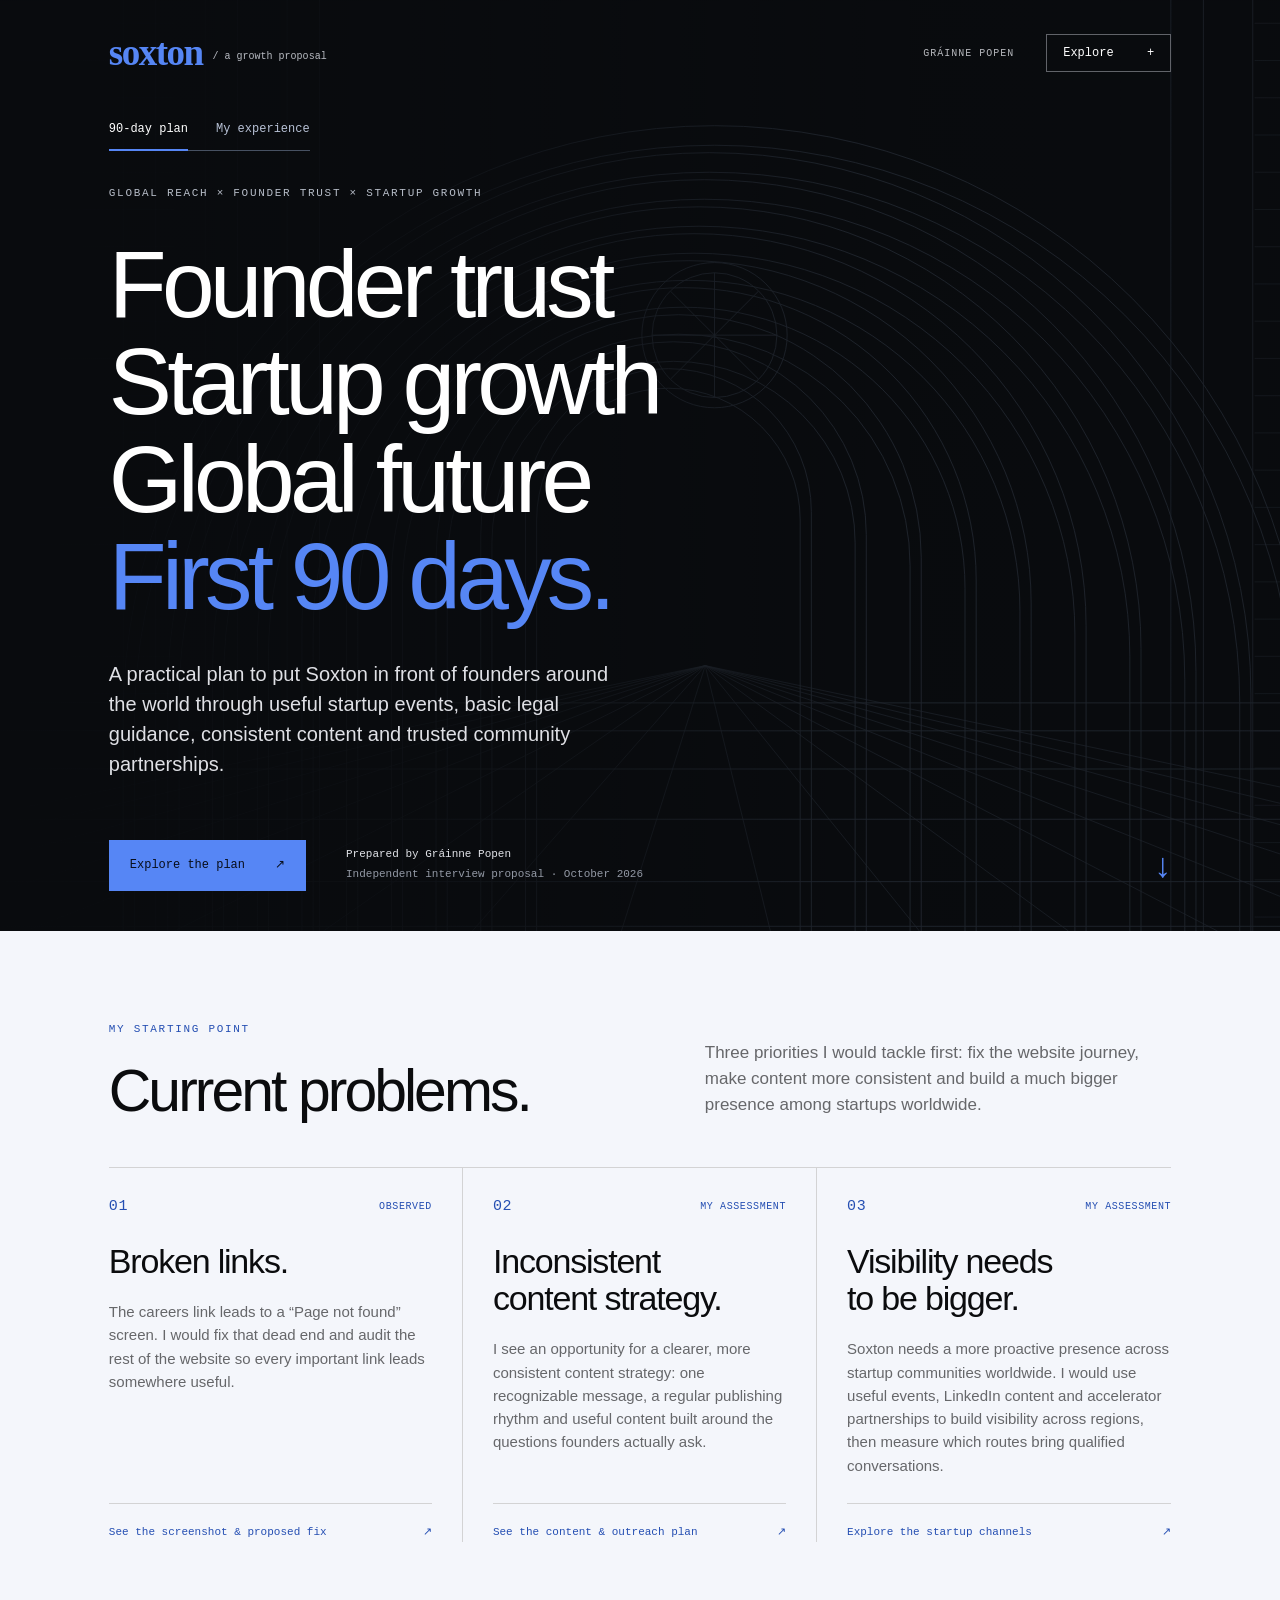
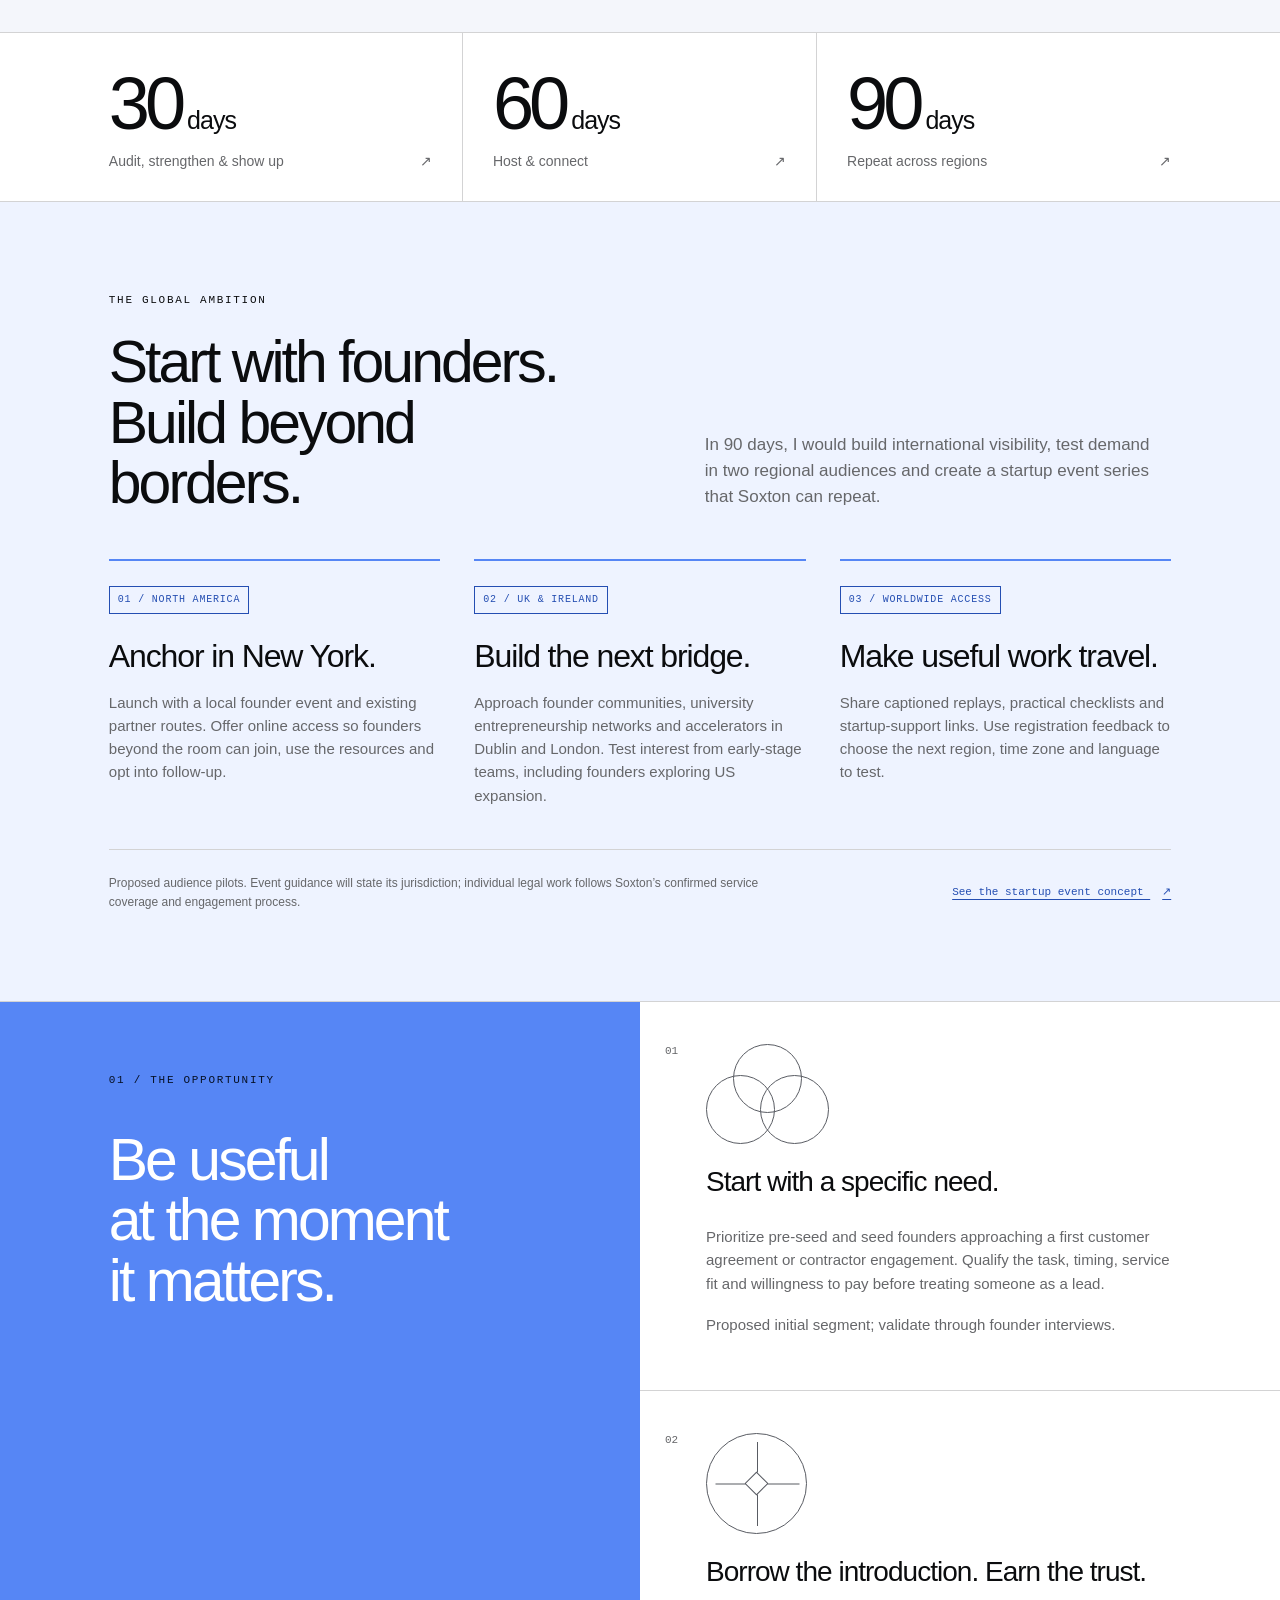
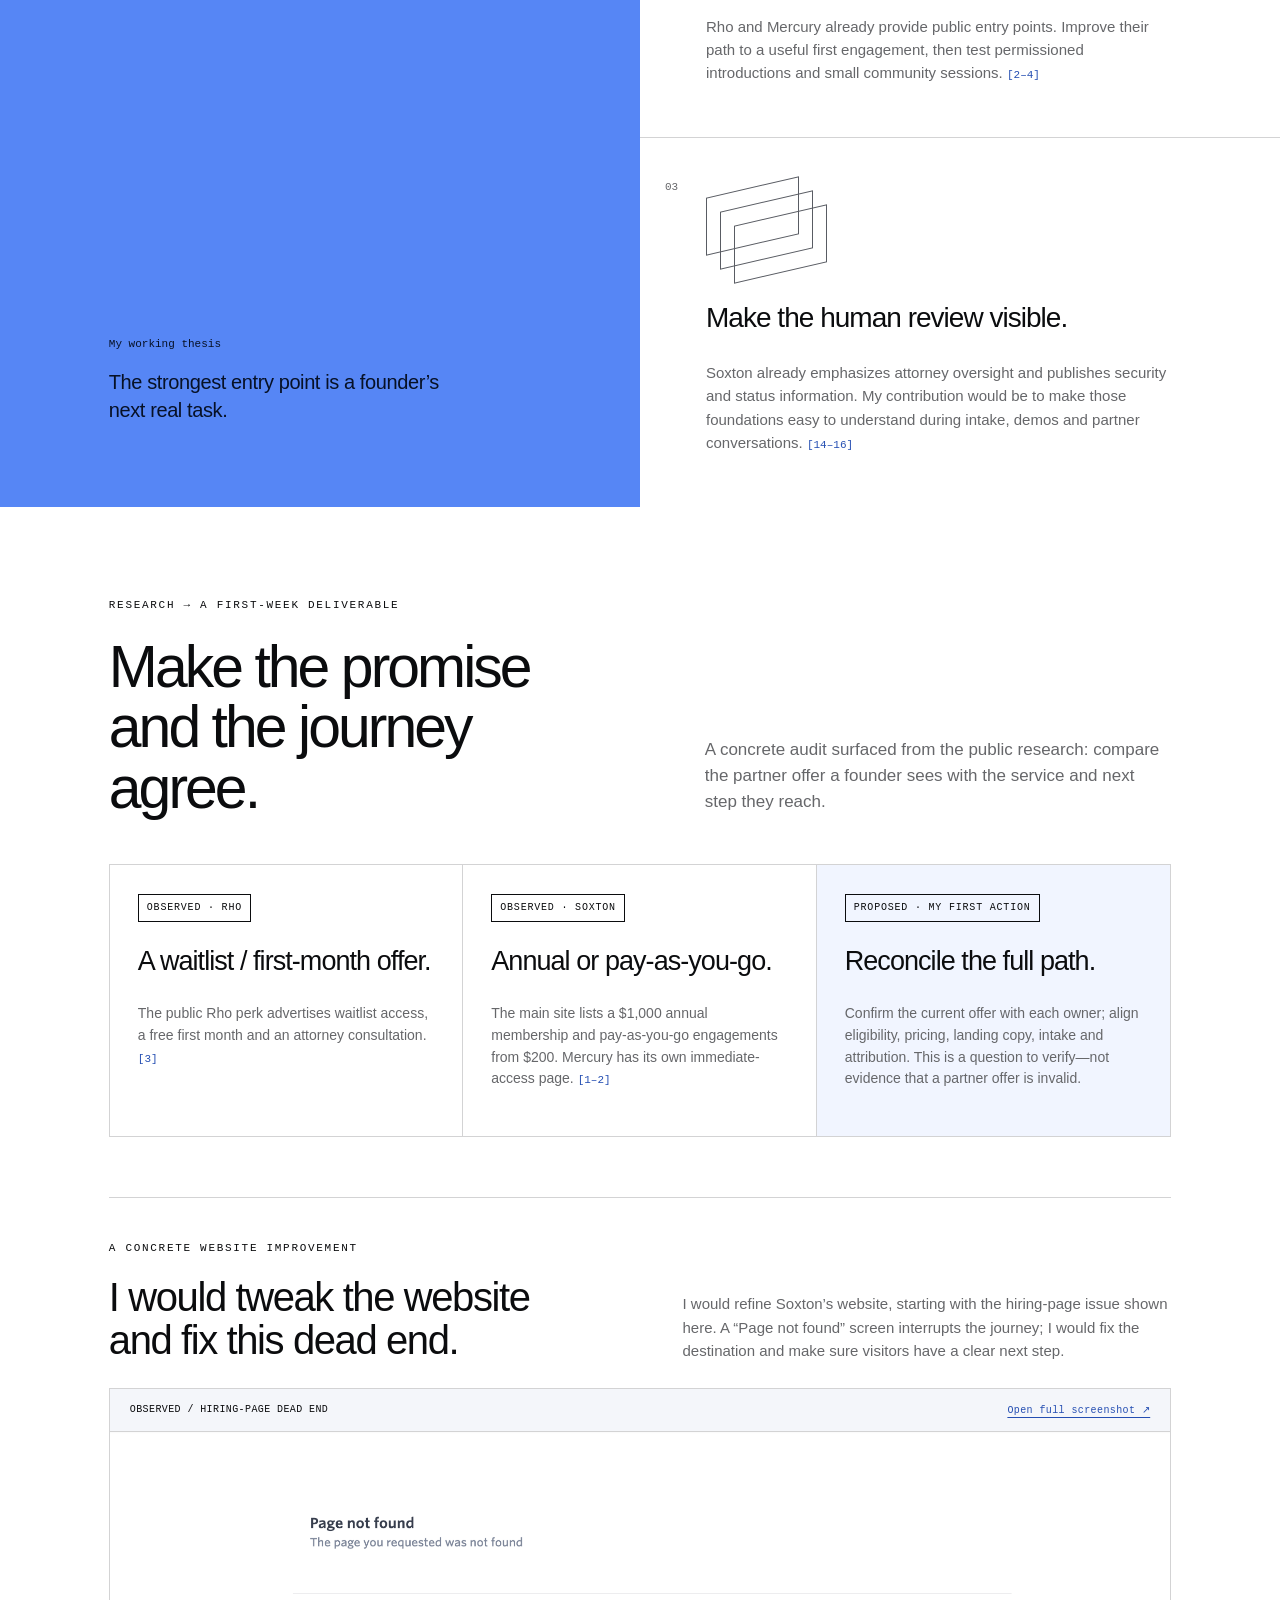
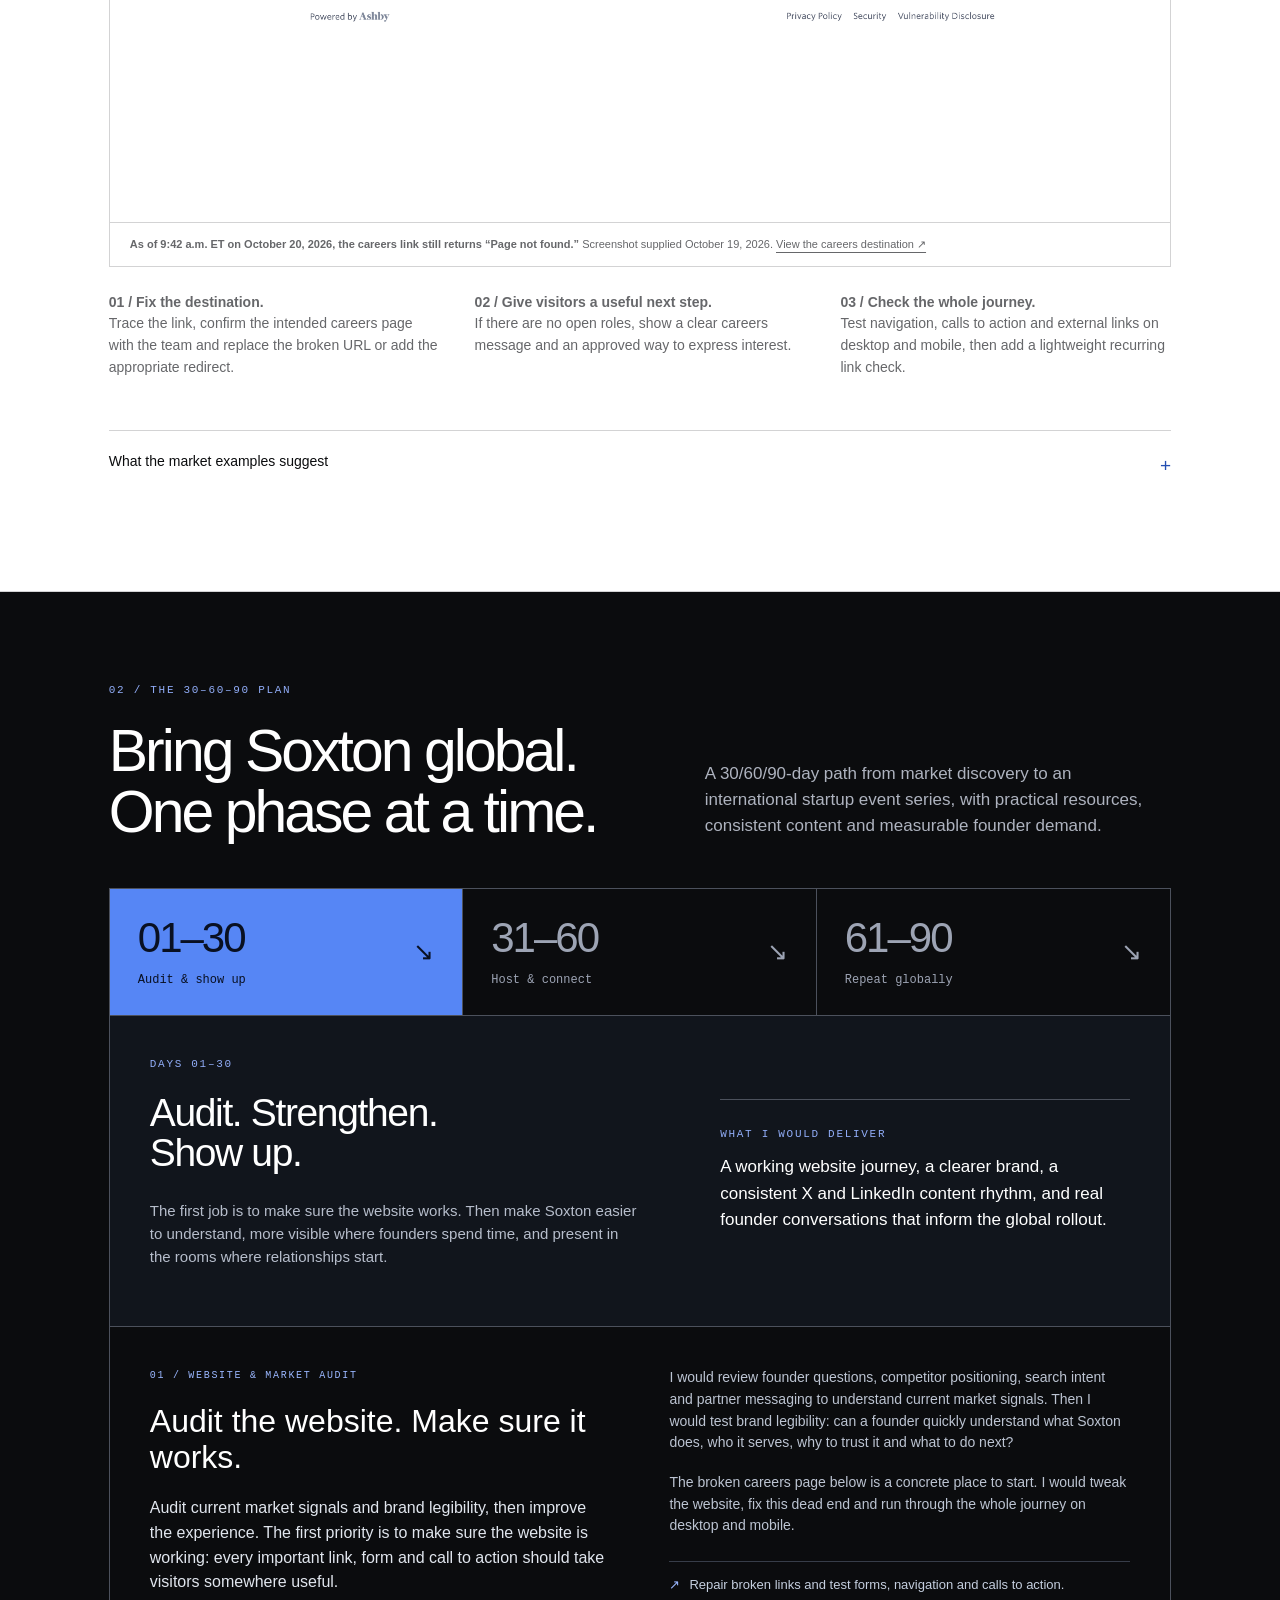
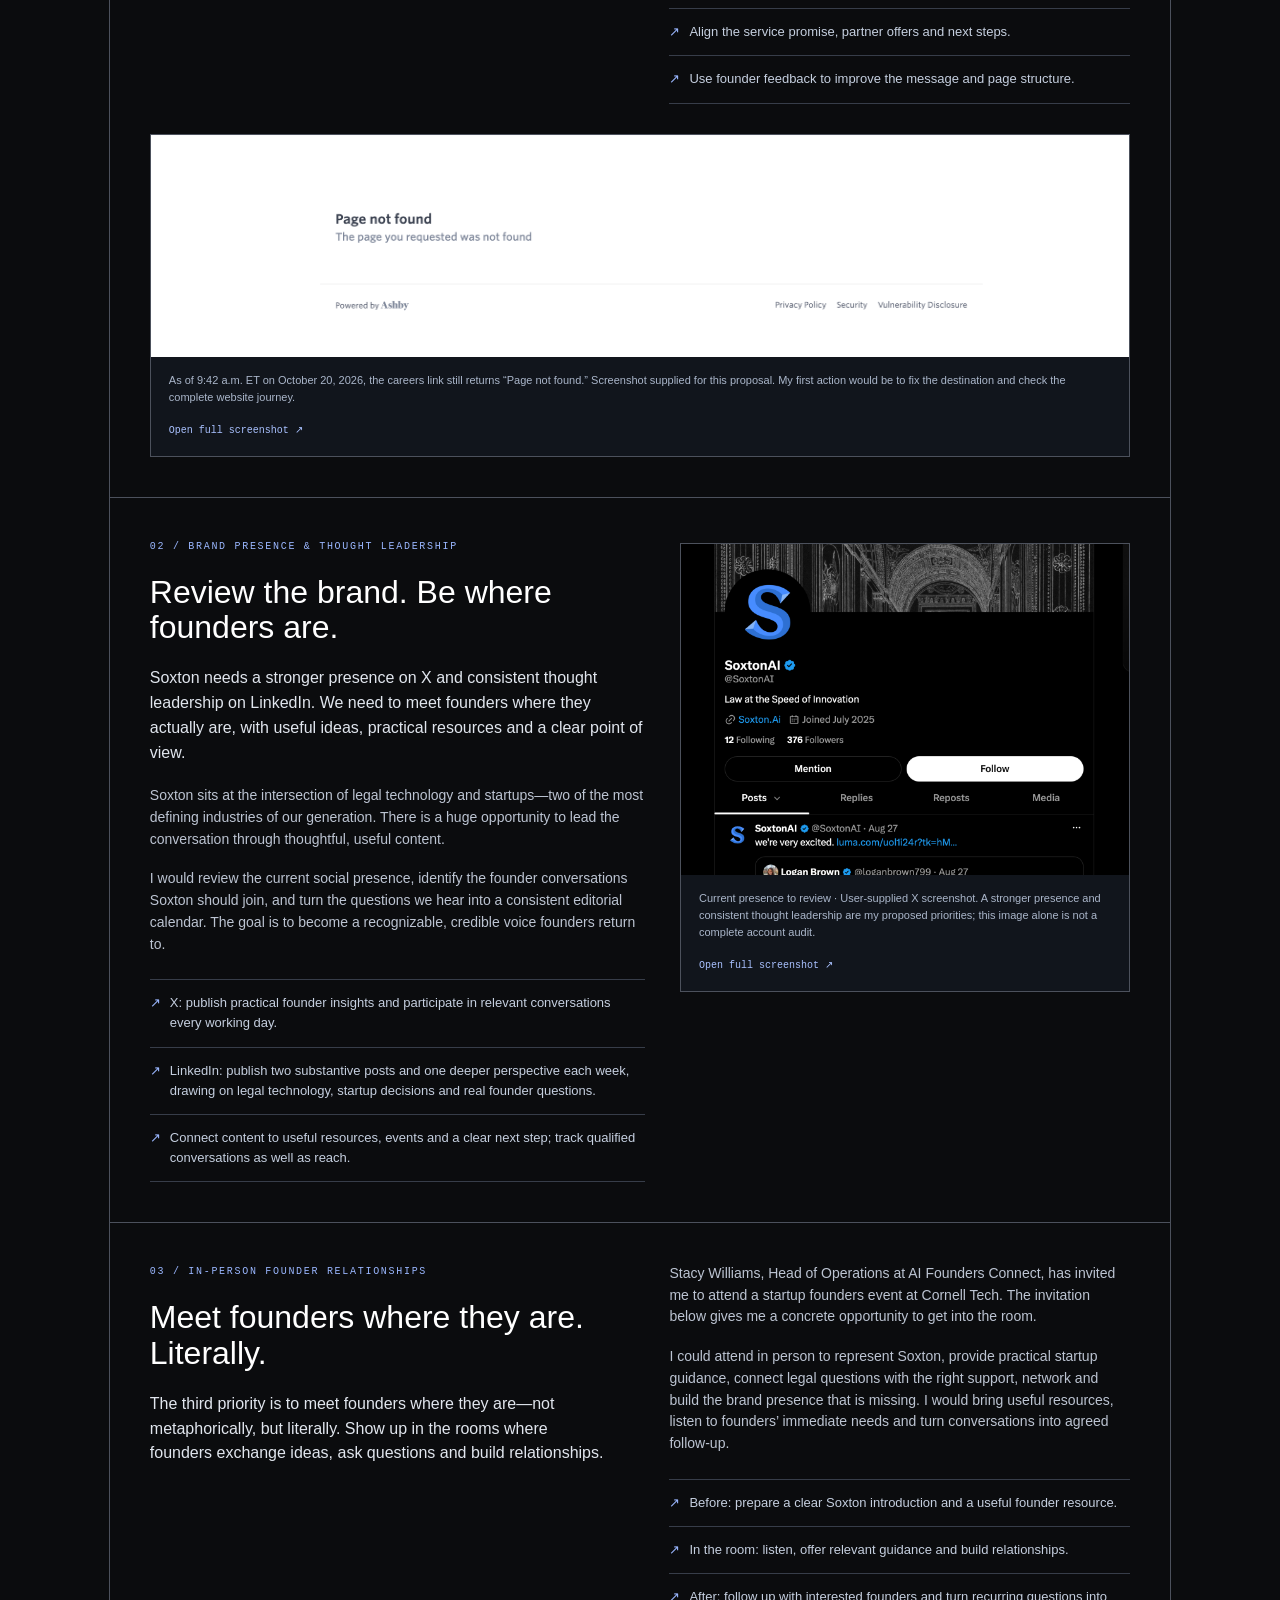
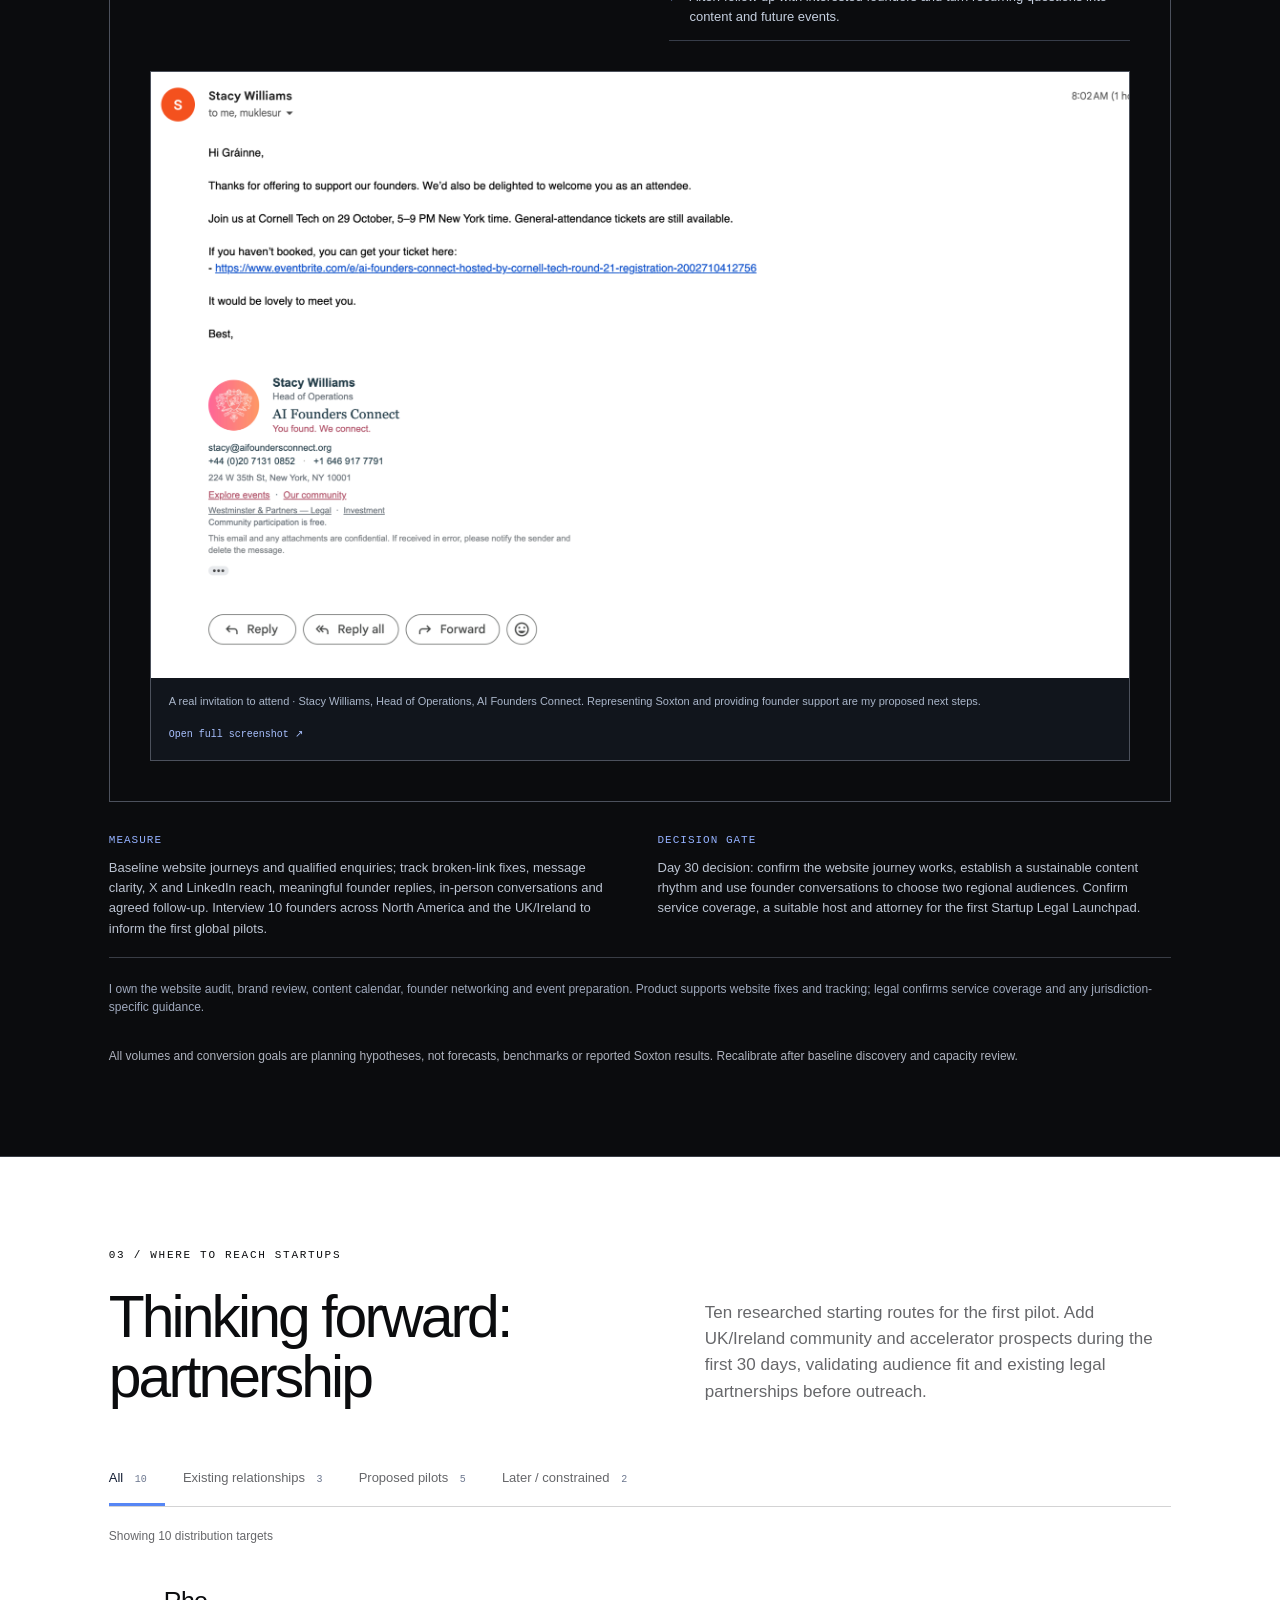
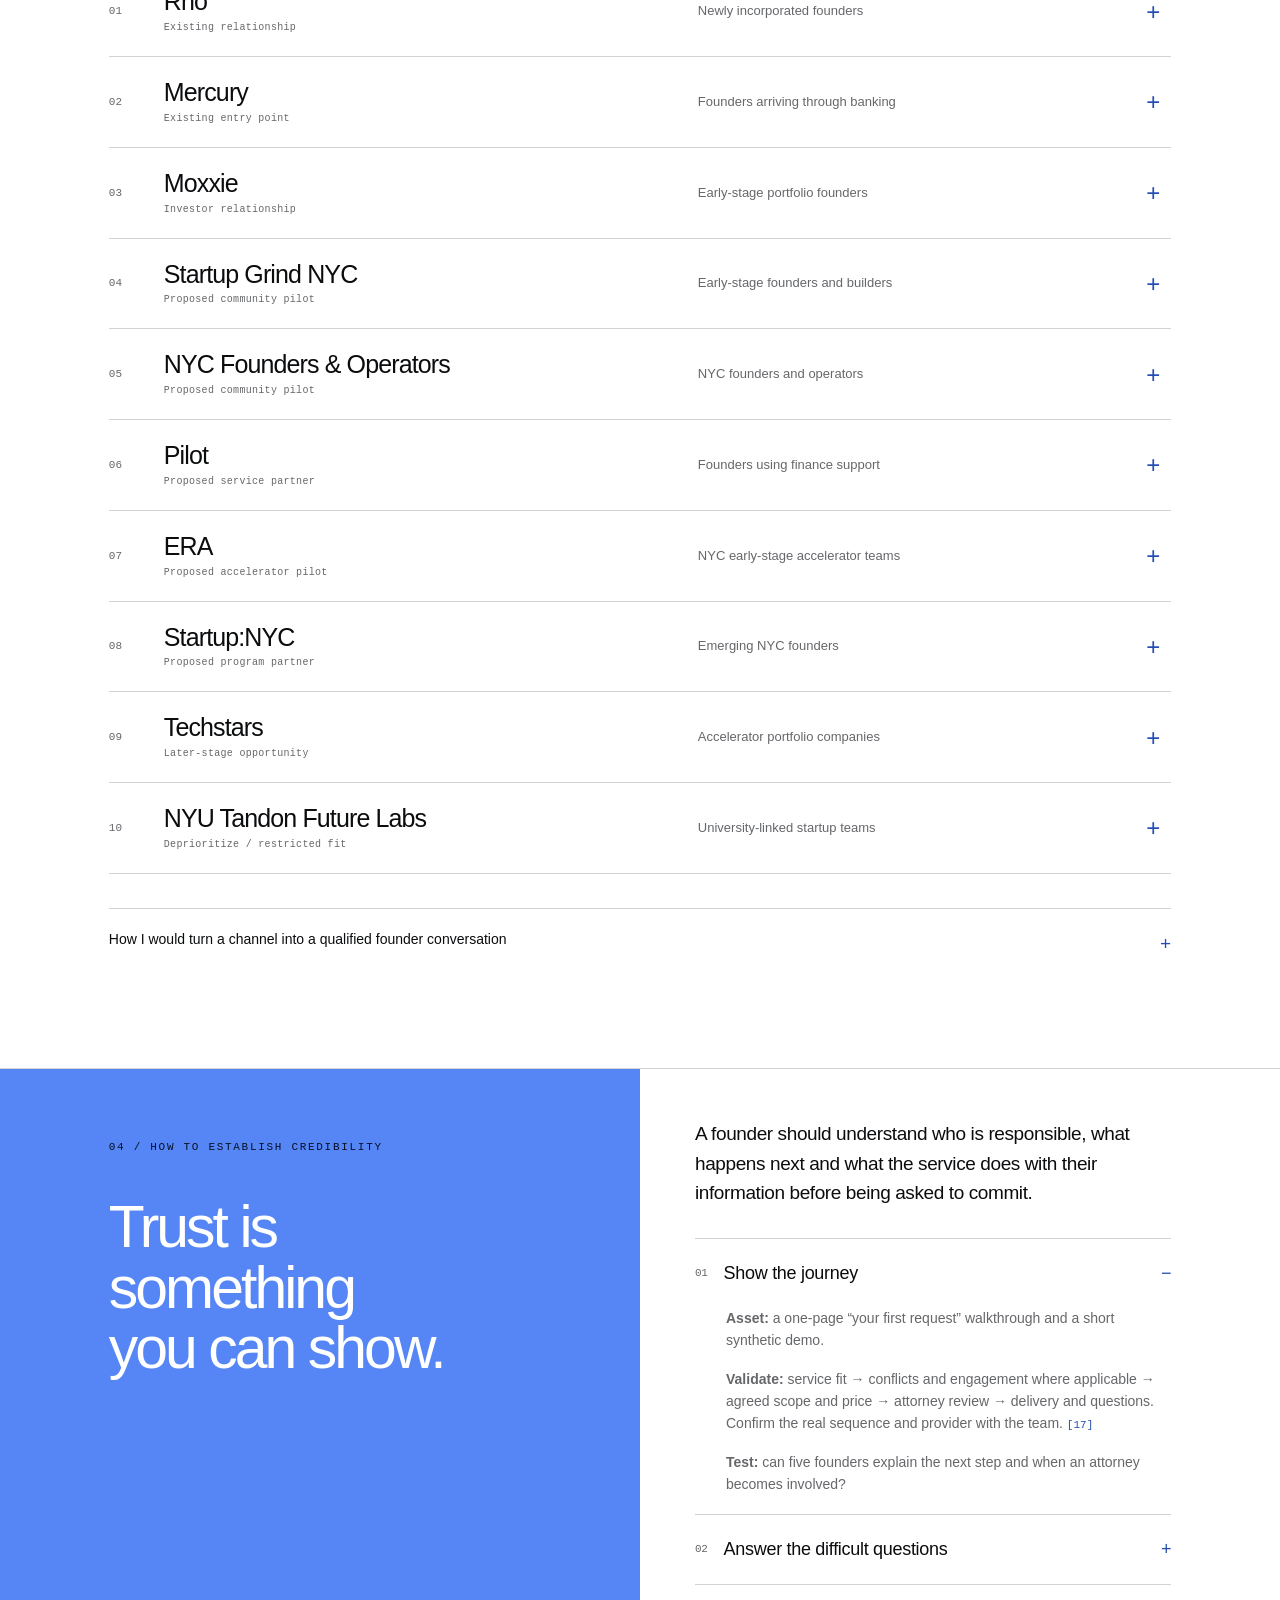
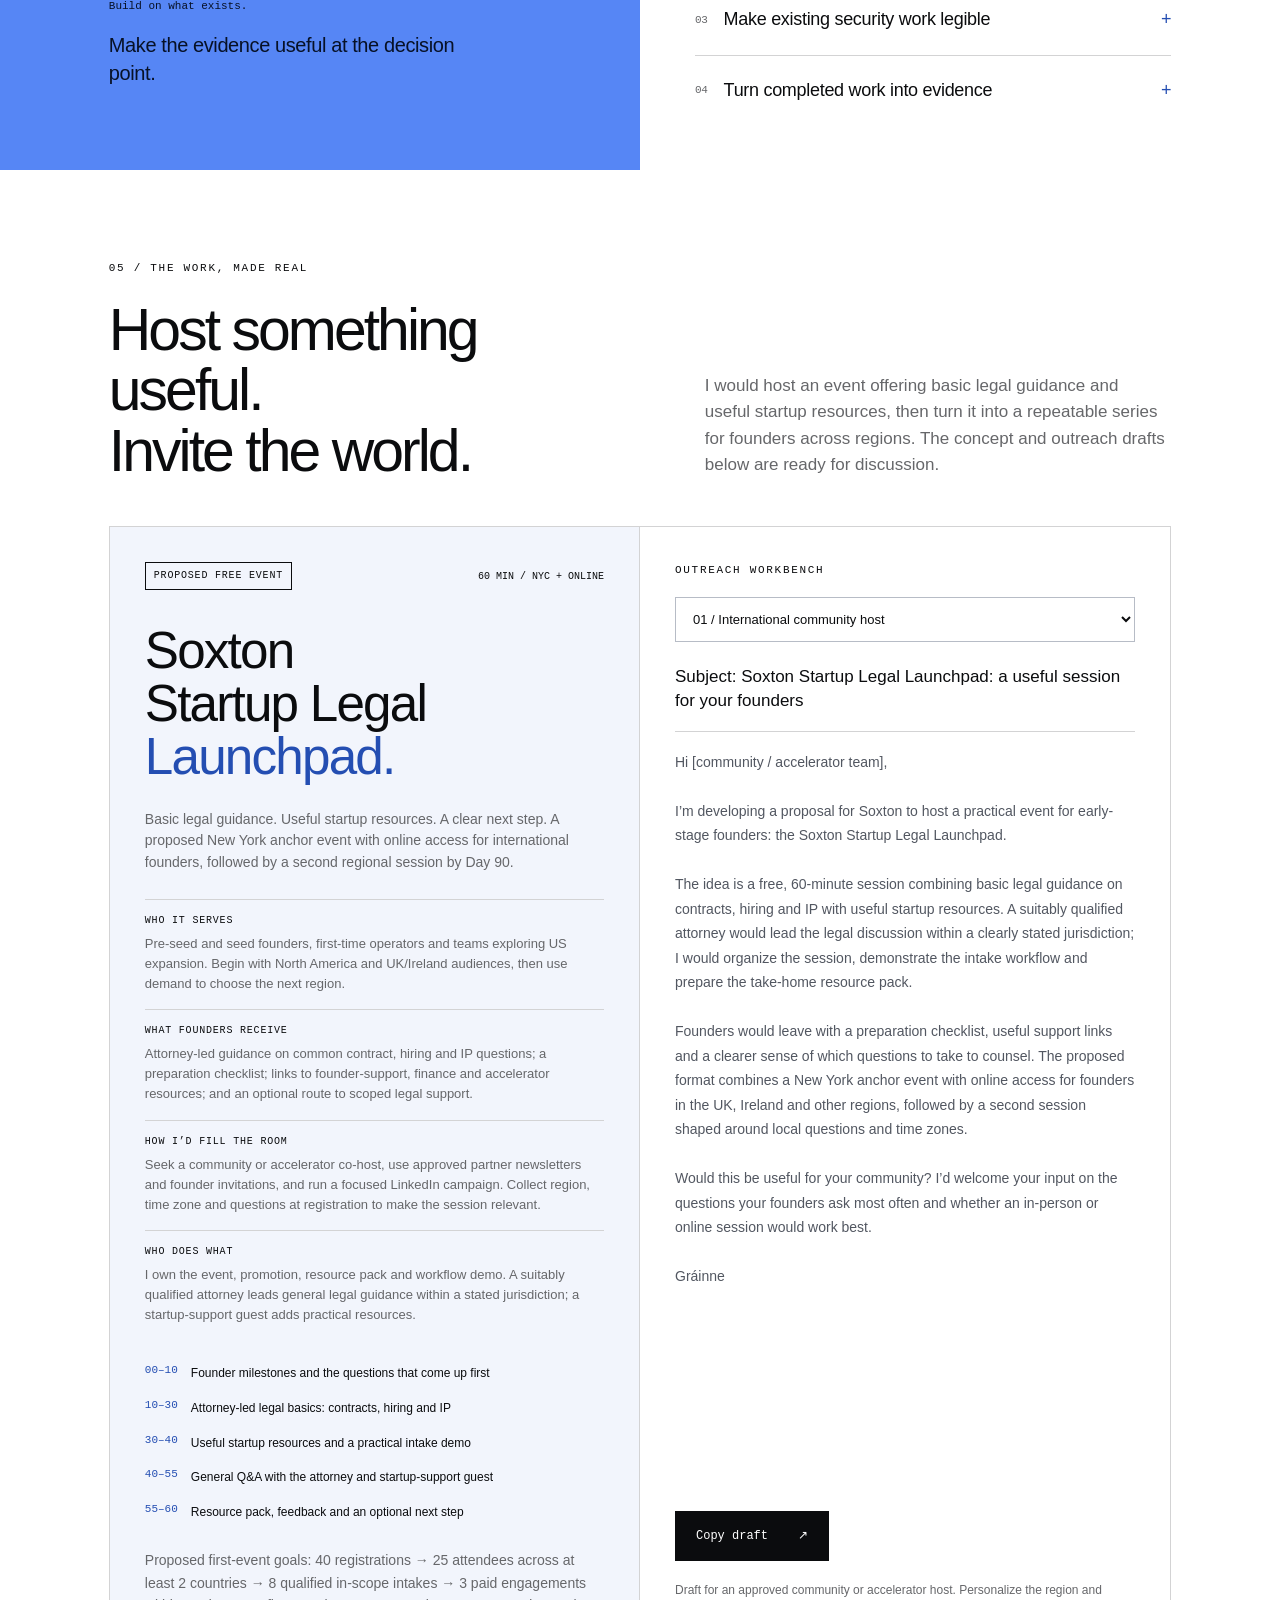
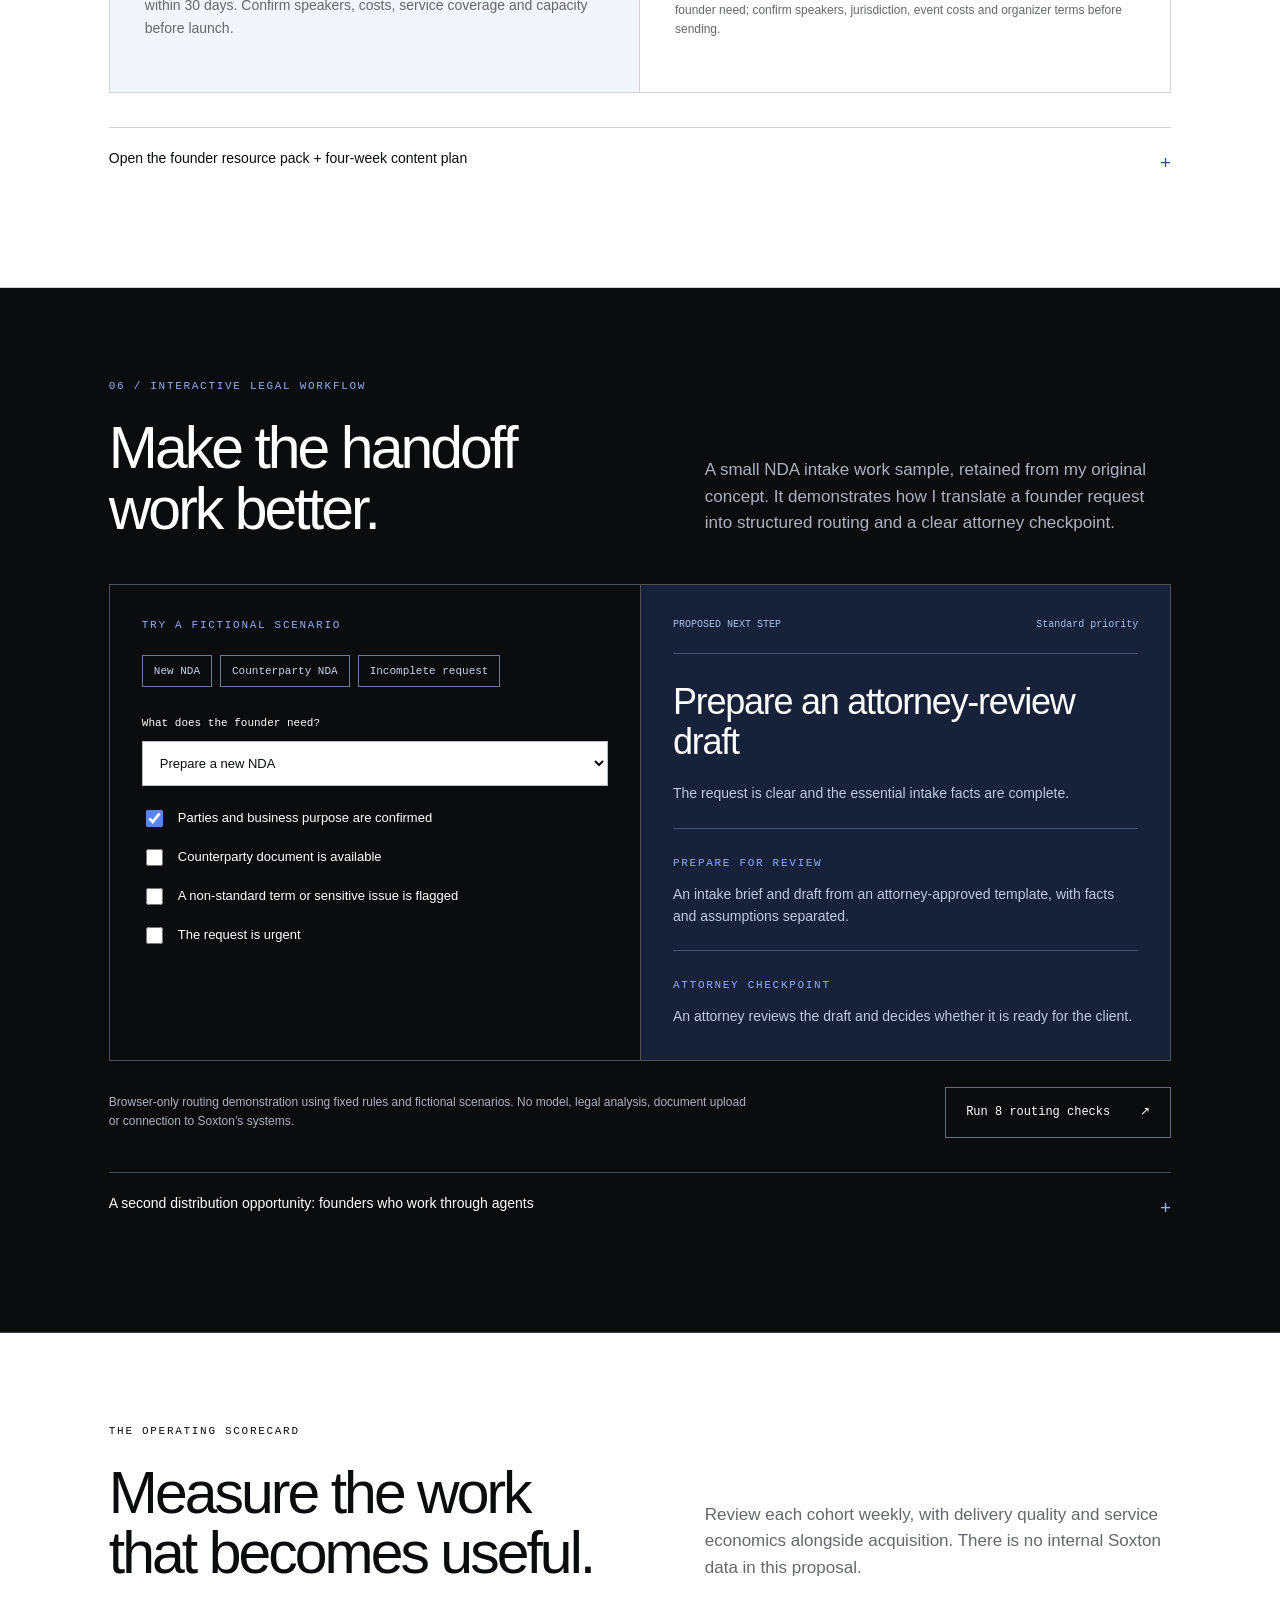
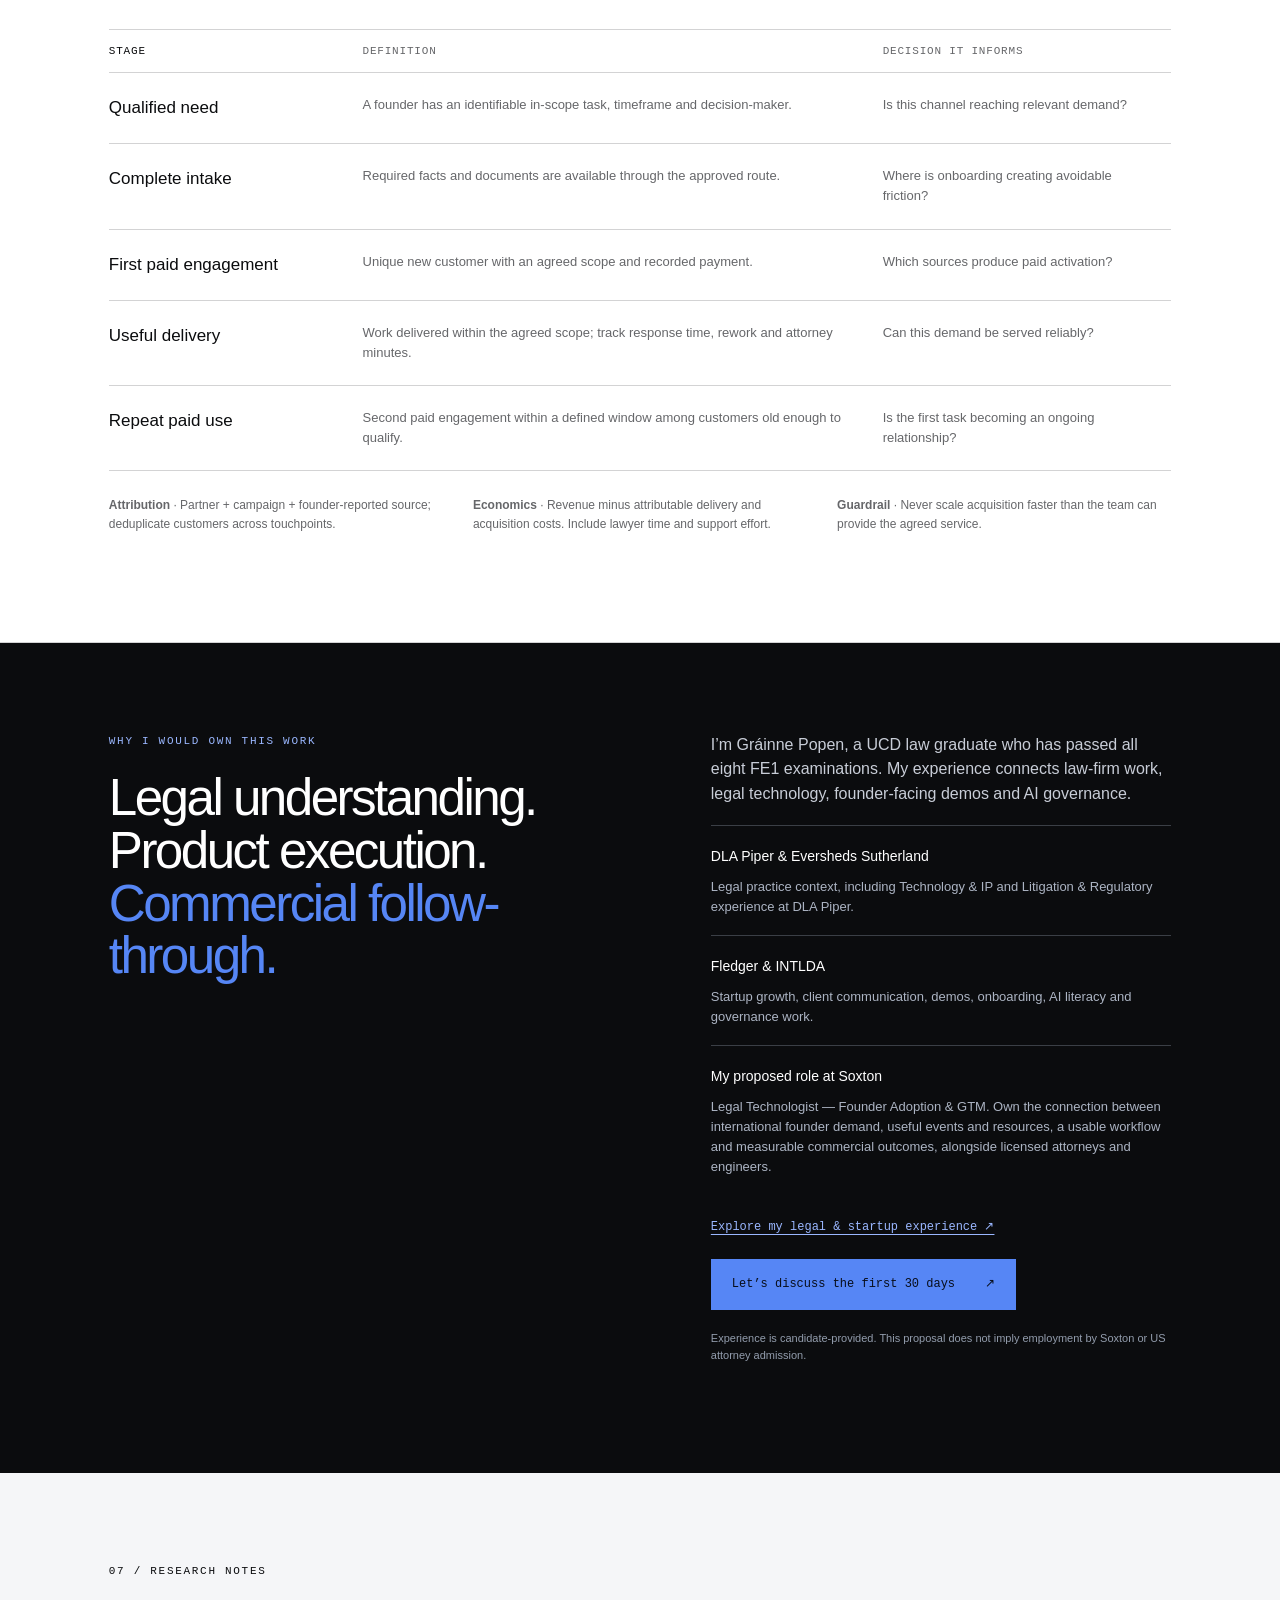
<file: index.html>
<!doctype html>
<html lang="en">
<head><meta charset="utf-8"><meta name="viewport" content="width=device-width,initial-scale=1"><meta name="description" content="Bring Soxton global in 90 days: a founder growth proposal by Gráinne Popen, with startup legal guidance events, practical resources and international outreach."><meta name="theme-color" content="#0b0c0e"><title>Bring Soxton global in 90 days | A proposal by Gráinne Popen</title><link rel="stylesheet" href="style.css?v=8ae347f8c8"><link rel="icon" href="favicon.svg" type="image/svg+xml"></head>
<body><a class="skip" href="#main">Skip to content</a>
<header class="topbar"><a class="wordmark" href="#top" aria-label="Soxton proposal home">soxton<span> / a growth proposal</span></a><div class="topright"><span class="author-tag">GRÁINNE POPEN</span><button id="menuToggle" aria-expanded="false" aria-controls="navigation">Explore <span aria-hidden="true">+</span></button></div></header><nav class="page-tabs" aria-label="Proposal pages"><a href="index.html?v=fe1-label-20261020" aria-current="page">90-day plan</a><a href="experience.html?v=fe1-label-20261020">My experience</a></nav>
<nav id="navigation" aria-label="Main navigation" hidden><a href="experience.html?v=fe1-label-20261020">My experience <span>GRÁINNE POPEN</span></a><a href="#problems">Current problems <span>START HERE</span></a><a href="#global">Bring Soxton global <span>THE AMBITION</span></a><a href="#thesis">The opportunity <span>01</span></a><a href="#plan">30 / 60 / 90 <span>02</span></a><a href="#channels">Startup channels <span>03</span></a><a href="#trust">Building credibility <span>04</span></a><a href="#workbench">The work, made real <span>05</span></a><a href="#demo">Workflow demo <span>06</span></a><a href="#sources">Research & sources <span>07</span></a></nav>
<main id="main">
<section class="hero" id="top"><div class="architecture" aria-hidden="true"></div><div class="hero-inner"><p class="eyebrow">GLOBAL REACH × FOUNDER TRUST × STARTUP GROWTH</p><h1>Founder trust<br>Startup growth<br>Global future<br><span>First 90 days.</span></h1><p class="hero-lead">A practical plan to put Soxton in front of founders around the world through useful startup events, basic legal guidance, consistent content and trusted community partnerships.</p><div class="hero-bottom"><a class="button blue" href="#plan">Explore the plan <span>↗</span></a><p>Prepared by Gráinne Popen<br><span>Independent interview proposal · October 2026</span></p><a class="scroll" href="#problems" aria-label="Scroll to current problems">↓</a></div></div></section>
<section class="section problems-section" id="problems" aria-labelledby="problems-heading">
<div class="section-heading"><div><p class="eyebrow">MY STARTING POINT</p><h2 id="problems-heading">Current problems.</h2></div><p>Three priorities I would tackle first: fix the website journey, make content more consistent and build a much bigger presence among startups worldwide.</p></div>
<div class="problem-grid">
<article><div class="problem-label"><span>01</span><span>OBSERVED</span></div><h3>Broken links.</h3><p>The careers link leads to a “Page not found” screen. I would fix that dead end and audit the rest of the website so every important link leads somewhere useful.</p><a href="#website-fix">See the screenshot &amp; proposed fix <span aria-hidden="true">↗</span></a></article>
<article><div class="problem-label"><span>02</span><span>MY ASSESSMENT</span></div><h3>Inconsistent <br>content strategy.</h3><p>I see an opportunity for a clearer, more consistent content strategy: one recognizable message, a regular publishing rhythm and useful content built around the questions founders actually ask.</p><a href="#workbench">See the content &amp; outreach plan <span aria-hidden="true">↗</span></a></article>
<article><div class="problem-label"><span>03</span><span>MY ASSESSMENT</span></div><h3>Visibility needs <br>to be bigger.</h3><p>Soxton needs a more proactive presence across startup communities worldwide. I would use useful events, LinkedIn content and accelerator partnerships to build visibility across regions, then measure which routes bring qualified conversations.</p><a href="#channels">Explore the startup channels <span aria-hidden="true">↗</span></a></article>
</div>
</section>
<div class="milestones"><a href="#plan" data-jump-phase="0"><strong>30<span>days</span></strong><p>Audit, strengthen & show up <span>↗</span></p></a><a href="#plan" data-jump-phase="1"><strong>60<span>days</span></strong><p>Host & connect <span>↗</span></p></a><a href="#plan" data-jump-phase="2"><strong>90<span>days</span></strong><p>Repeat across regions <span>↗</span></p></a></div>
<section class="section global-section" id="global" aria-labelledby="global-heading">
<div class="section-heading"><div><p class="eyebrow">THE GLOBAL AMBITION</p><h2 id="global-heading">Start with founders.<br>Build beyond borders.</h2></div><p>In 90 days, I would build international visibility, test demand in two regional audiences and create a startup event series that Soxton can repeat.</p></div>
<div class="global-grid"><article><span class="tag">01 / NORTH AMERICA</span><h3>Anchor in New York.</h3><p>Launch with a local founder event and existing partner routes. Offer online access so founders beyond the room can join, use the resources and opt into follow-up.</p></article><article><span class="tag">02 / UK &amp; IRELAND</span><h3>Build the next bridge.</h3><p>Approach founder communities, university entrepreneurship networks and accelerators in Dublin and London. Test interest from early-stage teams, including founders exploring US expansion.</p></article><article><span class="tag">03 / WORLDWIDE ACCESS</span><h3>Make useful work travel.</h3><p>Share captioned replays, practical checklists and startup-support links. Use registration feedback to choose the next region, time zone and language to test.</p></article></div>
<div class="global-next"><p>Proposed audience pilots. Event guidance will state its jurisdiction; individual legal work follows Soxton’s confirmed service coverage and engagement process.</p><a href="#workbench">See the startup event concept <span aria-hidden="true">↗</span></a></div>
</section>
<section class="split-section" id="thesis"><div class="blue-panel"><p class="eyebrow">01 / THE OPPORTUNITY</p><h2>Be useful<br>at the moment<br>it matters.</h2><p class="panel-bottom">My working thesis<br><strong>The strongest entry point is a founder’s next real task.</strong></p></div><div class="thesis-rows"><article><span class="row-num">01</span><div class="line-icon circles" aria-hidden="true"><i></i><i></i><i></i></div><h3>Start with a specific need.</h3><p>Prioritize pre-seed and seed founders approaching a first customer agreement or contractor engagement. Qualify the task, timing, service fit and willingness to pay before treating someone as a lead.</p><p class="micro">Proposed initial segment; validate through founder interviews.</p></article><article><span class="row-num">02</span><div class="line-icon compass" aria-hidden="true"><i></i></div><h3>Borrow the introduction. Earn the trust.</h3><p>Rho and Mercury already provide public entry points. Improve their path to a useful first engagement, then test permissioned introductions and small community sessions. <a class="cite" href="#source-2">[2–4]</a></p></article><article><span class="row-num">03</span><div class="line-icon ladder" aria-hidden="true"><i></i><i></i><i></i></div><h3>Make the human review visible.</h3><p>Soxton already emphasizes attorney oversight and publishes security and status information. My contribution would be to make those foundations easy to understand during intake, demos and partner conversations. <a class="cite" href="#source-14">[14–16]</a></p></article></div></section>
<section class="section white" id="research"><div class="section-heading"><div><p class="eyebrow">RESEARCH → A FIRST-WEEK DELIVERABLE</p><h2>Make the promise<br>and the journey agree.</h2></div><p>A concrete audit surfaced from the public research: compare the partner offer a founder sees with the service and next step they reach.</p></div><div class="audit-grid"><article><span class="tag">OBSERVED · RHO</span><h3>A waitlist / first-month offer.</h3><p>The public Rho perk advertises waitlist access, a free first month and an attorney consultation. <a class="cite" href="#source-3">[3]</a></p></article><article><span class="tag">OBSERVED · SOXTON</span><h3>Annual or pay-as-you-go.</h3><p>The main site lists a $1,000 annual membership and pay-as-you-go engagements from $200. Mercury has its own immediate-access page. <a class="cite" href="#source-1">[1–2]</a></p></article><article class="audit-action"><span class="tag">PROPOSED · MY FIRST ACTION</span><h3>Reconcile the full path.</h3><p>Confirm the current offer with each owner; align eligibility, pricing, landing copy, intake and attribution. This is a question to verify—not evidence that a partner offer is invalid.</p></article></div><article class="website-fix" id="website-fix"><div class="website-fix-heading"><div><p class="eyebrow">A CONCRETE WEBSITE IMPROVEMENT</p><h3>I would tweak the website<br>and fix this dead end.</h3></div><p>I would refine Soxton’s website, starting with the hiring-page issue shown here. A “Page not found” screen interrupts the journey; I would fix the destination and make sure visitors have a clear next step.</p></div><figure class="issue-figure"><div class="issue-toolbar"><span>OBSERVED / HIRING-PAGE DEAD END</span><a href="careers-page-not-found.png" target="_blank" rel="noopener noreferrer">Open full screenshot ↗</a></div><a class="issue-image-link" href="careers-page-not-found.png" target="_blank" rel="noopener noreferrer"><img src="careers-page-not-found.png" width="2048" height="1051" loading="lazy" alt="Screenshot of an Ashby hiring page displaying Page not found and The page you requested was not found."></a><figcaption><strong>As of 9:42 a.m. ET on October 20, 2026, the careers link still returns “Page not found.”</strong> Screenshot supplied October 19, 2026. <a href="https://jobs.ashbyhq.com/soxton" target="_blank" rel="noopener noreferrer">View the careers destination ↗</a></figcaption></figure><div class="three-columns fix-actions"><p><b>01 / Fix the destination.</b><br>Trace the link, confirm the intended careers page with the team and replace the broken URL or add the appropriate redirect.</p><p><b>02 / Give visitors a useful next step.</b><br>If there are no open roles, show a clear careers message and an approved way to express interest.</p><p><b>03 / Check the whole journey.</b><br>Test navigation, calls to action and external links on desktop and mobile, then add a lightweight recurring link check.</p></div></article><details class="research-note"><summary>What the market examples suggest <span>+</span></summary><div class="three-columns"><p><b>Cooley GO → meet the milestone.</b><br>Its resources follow company stages and jurisdictions. I would organize entry pages around the task a founder recognizes. <a class="cite" href="#source-21">[21]</a></p><p><b>Clerky → show the review process.</b><br>Its legal-quality discussion separates a good experience from reliable legal work. My inference: pair approachable demos with explicit attorney ownership and exceptions. <a class="cite" href="#source-20">[20]</a></p><p><b>Carta → enable the whole cohort.</b><br>Its accelerator model combines education, benefits and relationship support. I would test a repeatable workshop-and-follow-up kit before buying broad exposure. <a class="cite" href="#source-22">[22]</a></p></div></details></section>
<section class="section ink" id="plan"><div class="section-heading"><div><p class="eyebrow">02 / THE 30–60–90 PLAN</p><h2>Bring Soxton global.<br>One phase at a time.</h2></div><p>A 30/60/90-day path from market discovery to an international startup event series, with practical resources, consistent content and measurable founder demand.</p></div><div class="phase-tabs" role="tablist" aria-label="Plan phases"><button id="phase-0" role="tab" aria-selected="true" aria-controls="phasePanel" data-phase="0"><span>01–30</span><b>Audit & show up</b><i>↘</i></button><button id="phase-1" role="tab" aria-selected="false" aria-controls="phasePanel" data-phase="1" tabindex="-1"><span>31–60</span><b>Host & connect</b><i>↘</i></button><button id="phase-2" role="tab" aria-selected="false" aria-controls="phasePanel" data-phase="2" tabindex="-1"><span>61–90</span><b>Repeat globally</b><i>↘</i></button></div><div id="phasePanel" role="tabpanel" aria-labelledby="phase-0" tabindex="0"></div><p class="fineprint">All volumes and conversion goals are planning hypotheses, not forecasts, benchmarks or reported Soxton results. Recalibrate after baseline discovery and capacity review.</p></section>
<section class="section white" id="channels"><div class="section-heading"><div><p class="eyebrow">03 / WHERE TO REACH STARTUPS</p><h2>Thinking forward:<br>partnership</h2></div><p>Ten researched starting routes for the first pilot. Add UK/Ireland community and accelerator prospects during the first 30 days, validating audience fit and existing legal partnerships before outreach.</p></div><div class="filters" role="group" aria-label="Filter distribution targets"><button data-filter="all" aria-pressed="true">All <span>10</span></button><button data-filter="existing" aria-pressed="false">Existing relationships <span>3</span></button><button data-filter="pilot" aria-pressed="false">Proposed pilots <span>5</span></button><button data-filter="later" aria-pressed="false">Later / constrained <span>2</span></button></div><p id="channelCount" class="micro" aria-live="polite">Showing 10 distribution targets</p><div id="channelList" class="channel-list"></div><details class="research-note"><summary>How I would turn a channel into a qualified founder conversation <span>+</span></summary><div class="qualify-grid"><p><b>Look for a real trigger.</b> A new customer, first hire, formation milestone or upcoming financing—not merely “is a startup.”</p><p><b>Confirm service fit.</b> Stage, jurisdiction, matter type, decision-maker, timeframe, current counsel and scope.</p><p><b>Earn a permissioned next step.</b> Partner-led invitation or consented introduction. No harvested community lists or assumed portfolio access.</p><p><b>Record the outcome.</b> Source, stated task, intake status, agreed scope, paid engagement and reasons for a no. Respect partner and service boundaries.</p></div></details></section>
<section class="split-section trust-section" id="trust"><div class="blue-panel"><p class="eyebrow">04 / HOW TO ESTABLISH CREDIBILITY</p><h2>Trust is<br>something<br>you can show.</h2><p class="panel-bottom">Build on what exists.<br><strong>Make the evidence useful at the decision point.</strong></p></div><div class="trust-content"><p class="intro-copy">A founder should understand who is responsible, what happens next and what the service does with their information before being asked to commit.</p><details open><summary><span>01</span> Show the journey <i>−</i></summary><div><p><b>Asset:</b> a one-page “your first request” walkthrough and a short synthetic demo.</p><p><b>Validate:</b> service fit → conflicts and engagement where applicable → agreed scope and price → attorney review → delivery and questions. Confirm the real sequence and provider with the team. <a class="cite" href="#source-17">[17]</a></p><p><b>Test:</b> can five founders explain the next step and when an attorney becomes involved?</p></div></details><details><summary><span>02</span> Answer the difficult questions <i>+</i></summary><div><p><b>Asset:</b> an approved FAQ: who handles my request, how is AI used, when do I become a client, where do documents go, and what happens if the task is complex?</p><p><b>Validate:</b> actual provider, jurisdictions, retention, model-provider access and deletion practices. Public privacy and terms pages are a starting point, not a substitute for product-specific answers. <a class="cite" href="#source-17">[17–18]</a></p><p><b>Test:</b> log unresolved objections and whether the answer helps someone complete appropriate intake.</p></div></details><details><summary><span>03</span> Make existing security work legible <i>+</i></summary><div><p><b>Asset:</b> a founder-readable trust brief linking security reporting, status information and approved operational answers.</p><p><b>Observed:</b> Soxton’s April 2026 update describes a Vanta-supported SOC 2 process. Confirm the current audit status; do not turn that statement into a certification claim. <a class="cite" href="#source-14">[14–16]</a></p><p><b>Test:</b> whether the brief resolves specific objections—not merely whether people open it.</p></div></details><details><summary><span>04</span> Turn completed work into evidence <i>+</i></summary><div><p><b>Asset:</b> one permissioned case study with the founder’s task, scope, actual timestamps, human-review role and practical outcome.</p><p><b>Validate:</b> customer consent, metric definitions and any quotation. Define the clock and eligible work before repeating turnaround or savings claims.</p><p><b>Test:</b> whether relevant prospects understand the use case and take a qualified next step. Never invent a customer, endorsement or result.</p></div></details></div></section>
<section class="section white" id="workbench"><div class="section-heading"><div><p class="eyebrow">05 / THE WORK, MADE REAL</p><h2>Host something useful.<br>Invite the world.</h2></div><p>I would host an event offering basic legal guidance and useful startup resources, then turn it into a repeatable series for founders across regions. The concept and outreach drafts below are ready for discussion.</p></div><div class="workbench-grid"><article class="event-sheet" id="startup-event"><div class="sheet-top"><span class="tag">PROPOSED FREE EVENT</span><span>60 MIN / NYC + ONLINE</span></div><h3>Soxton<br>Startup Legal<br><span>Launchpad.</span></h3><p>Basic legal guidance. Useful startup resources. A clear next step. A proposed New York anchor event with online access for international founders, followed by a second regional session by Day 90.</p><dl><div><dt>Who it serves</dt><dd>Pre-seed and seed founders, first-time operators and teams exploring US expansion. Begin with North America and UK/Ireland audiences, then use demand to choose the next region.</dd></div><div><dt>What founders receive</dt><dd>Attorney-led guidance on common contract, hiring and IP questions; a preparation checklist; links to founder-support, finance and accelerator resources; and an optional route to scoped legal support.</dd></div><div><dt>How I’d fill the room</dt><dd>Seek a community or accelerator co-host, use approved partner newsletters and founder invitations, and run a focused LinkedIn campaign. Collect region, time zone and questions at registration to make the session relevant.</dd></div><div><dt>Who does what</dt><dd>I own the event, promotion, resource pack and workflow demo. A suitably qualified attorney leads general legal guidance within a stated jurisdiction; a startup-support guest adds practical resources.</dd></div></dl><ol class="agenda"><li><span>00–10</span> Founder milestones and the questions that come up first</li><li><span>10–30</span> Attorney-led legal basics: contracts, hiring and IP</li><li><span>30–40</span> Useful startup resources and a practical intake demo</li><li><span>40–55</span> General Q&amp;A with the attorney and startup-support guest</li><li><span>55–60</span> Resource pack, feedback and an optional next step</li></ol><p class="micro">Proposed first-event goals: 40 registrations → 25 attendees across at least 2 countries → 8 qualified in-scope intakes → 3 paid engagements within 30 days. Confirm speakers, costs, service coverage and capacity before launch.</p></article><div class="draft-workspace"><label class="eyebrow" for="draftSelect">OUTREACH WORKBENCH</label><select id="draftSelect"><option value="organizer">01 / International community host</option><option value="partner">02 / Existing partner</option><option value="founder">03 / Founder follow-up</option></select><p id="draftSubject" class="draft-subject"></p><div id="draftText" class="draft-text"></div><div class="draft-actions"><button class="button dark" id="copyDraft">Copy draft <span>↗</span></button><span id="copyStatus" role="status"></span></div><p class="micro" id="draftNote"></p></div></div>
<details class="research-note content-sample"><summary>Open the founder resource pack + four-week content plan <span>+</span></summary><div class="two-columns"><article><p class="eyebrow">EVENT TAKEAWAY / FOUNDER RESOURCE PACK</p><h3>A customer said yes.<br>What should I gather?</h3><p>Before your first conversation with counsel, put the business facts in one place:</p><ul><li>Who the parties are and what each is agreeing to do.</li><li>The current document, its version and who supplied it.</li><li>The commercial points already agreed: scope, fees and timing.</li><li>The deadline, business priority and any unresolved questions.</li><li>The data, IP or delivery obligations you want counsel to examine.</li><li>The person who can confirm facts and make commercial decisions.</li></ul><p>The event pack would also include a region-labeled directory of startup communities, accelerators, funding information, finance support and approved legal resources. I would verify each link and eligibility requirement before sharing it.</p><p class="micro">Draft educational content for attorney review. A preparation aid, not a legal analysis or Soxton-approved publication.</p></article><article><p class="eyebrow">FOUR-WEEK GLOBAL CONTENT PLAN</p><div class="content-row"><b>Week 1 / Invite and listen</b><p>Publish the event invitation and a founder-question prompt. Share with approved US and UK/Ireland community hosts; ask which questions and time zones work best.</p></div><div class="content-row"><b>Week 2 / Give value before the event</b><p>Share the preparation checklist and an attorney-reviewed explainer. Publish one practical guide and two short LinkedIn posts, each with a clear event invitation.</p></div><div class="content-row"><b>Week 3 / Host and distribute</b><p>Run the Launchpad, send the resource pack to opted-in attendees and publish an approved recap. Offer a captioned replay where recording permissions allow.</p></div><div class="content-row"><b>Week 4 / Adapt for the next region</b><p>Turn recurring questions into an FAQ, share approved clips and invite input on a second regional session. Use audience demand to set its topic and time.</p></div><p class="micro">Measure attendance, countries reached, resource use, qualified follow-up and completed engagements by source. Treat the schedule as a proposed operating rhythm.</p></article></div></details></section>
<section class="section ink" id="demo"><div class="section-heading"><div><p class="eyebrow">06 / INTERACTIVE LEGAL WORKFLOW</p><h2>Make the handoff<br>work better.</h2></div><p>A small NDA intake work sample, retained from my original concept. It demonstrates how I translate a founder request into structured routing and a clear attorney checkpoint.</p></div><div class="demo-shell"><div class="demo-inputs"><p class="eyebrow">TRY A FICTIONAL SCENARIO</p><div class="sample-buttons"><button data-sample="new">New NDA</button><button data-sample="review">Counterparty NDA</button><button data-sample="missing">Incomplete request</button></div><label for="requestType">What does the founder need?</label><select id="requestType"><option value="new">Prepare a new NDA</option><option value="review">Review a counterparty NDA</option><option value="unclear">The request is unclear</option></select><div class="checks"><label><input id="factsComplete" type="checkbox" checked>Parties and business purpose are confirmed</label><label><input id="documentPresent" type="checkbox">Counterparty document is available</label><label><input id="exceptionFlag" type="checkbox">A non-standard term or sensitive issue is flagged</label><label><input id="urgentFlag" type="checkbox">The request is urgent</label></div></div><div class="demo-output" aria-live="polite" aria-atomic="true"><div class="route-status"><span>PROPOSED NEXT STEP</span><span id="priorityLabel"></span></div><h3 id="routeTitle"></h3><p id="routeReason"></p><div class="output-detail"><span class="eyebrow">PREPARE FOR REVIEW</span><p id="routeAction"></p></div><div class="output-detail"><span class="eyebrow">ATTORNEY CHECKPOINT</span><p id="routeGate"></p></div></div></div><div class="eval-row"><p class="fineprint">Browser-only routing demonstration using fixed rules and fictional scenarios. No model, legal analysis, document upload or connection to Soxton’s systems.</p><button id="runTests" class="button outline">Run 8 routing checks <span>↗</span></button></div><div id="testResults" class="eval-results" aria-live="polite"></div><details class="research-note on-dark"><summary>A second distribution opportunity: founders who work through agents <span>+</span></summary><div class="two-columns"><p><b>Observed:</b> Soxton documents an MCP workflow for Delaware C-corporation incorporation, registered-agent services and requests to its legal team. Its documentation includes human affirmation and payment review. <a class="cite" href="#source-19">[19]</a></p><p><b>My proposed contribution:</b> create a synthetic walkthrough and setup guide; test with 5 technical founders. Track successful setup, complete draft, approval comprehension and support questions. Distinguish a submitted request from an accepted filing. This prototype does not run that integration.</p></div></details></section>
<section class="section white" id="scorecard"><div class="section-heading"><div><p class="eyebrow">THE OPERATING SCORECARD</p><h2>Measure the work<br>that becomes useful.</h2></div><p>Review each cohort weekly, with delivery quality and service economics alongside acquisition. There is no internal Soxton data in this proposal.</p></div><div class="scorecard-table"><table><thead><tr><th>Stage</th><th>Definition</th><th>Decision it informs</th></tr></thead><tbody><tr><td>Qualified need</td><td>A founder has an identifiable in-scope task, timeframe and decision-maker.</td><td>Is this channel reaching relevant demand?</td></tr><tr><td>Complete intake</td><td>Required facts and documents are available through the approved route.</td><td>Where is onboarding creating avoidable friction?</td></tr><tr><td>First paid engagement</td><td>Unique new customer with an agreed scope and recorded payment.</td><td>Which sources produce paid activation?</td></tr><tr><td>Useful delivery</td><td>Work delivered within the agreed scope; track response time, rework and attorney minutes.</td><td>Can this demand be served reliably?</td></tr><tr><td>Repeat paid use</td><td>Second paid engagement within a defined window among customers old enough to qualify.</td><td>Is the first task becoming an ongoing relationship?</td></tr></tbody></table></div><div class="metric-notes"><p><b>Attribution</b> · Partner + campaign + founder-reported source; deduplicate customers across touchpoints.</p><p><b>Economics</b> · Revenue minus attributable delivery and acquisition costs. Include lawyer time and support effort.</p><p><b>Guardrail</b> · Never scale acquisition faster than the team can provide the agreed service.</p></div></section>
<section class="about-section" id="about"><div><p class="eyebrow">WHY I WOULD OWN THIS WORK</p><h2>Legal understanding.<br>Product execution.<br><span>Commercial follow-through.</span></h2></div><div class="about-copy"><p>I’m Gráinne Popen, a UCD law graduate who has passed all eight FE1 examinations. My experience connects law-firm work, legal technology, founder-facing demos and AI governance.</p><div class="experience-row"><b>DLA Piper & Eversheds Sutherland</b><p>Legal practice context, including Technology & IP and Litigation & Regulatory experience at DLA Piper.</p></div><div class="experience-row"><b>Fledger & INTLDA</b><p>Startup growth, client communication, demos, onboarding, AI literacy and governance work.</p></div><div class="experience-row"><b>My proposed role at Soxton</b><p>Legal Technologist — Founder Adoption & GTM. Own the connection between international founder demand, useful events and resources, a usable workflow and measurable commercial outcomes, alongside licensed attorneys and engineers.</p></div><a class="experience-page-link" href="experience.html?v=fe1-label-20261020">Explore my legal &amp; startup experience ↗</a><a class="button blue" href="mailto:popengrainne@gmail.com">Let’s discuss the first 30 days <span>↗</span></a><p class="micro">Experience is candidate-provided. This proposal does not imply employment by Soxton or US attorney admission.</p></div></section>
<section class="section sources-section" id="sources"><div class="section-heading"><div><p class="eyebrow">07 / RESEARCH NOTES</p><h2>Built on evidence.<br>Clear about assumptions.</h2></div><p>Public research reviewed October 19, 2026. Existing relationships, proposed tests and demonstrations are labeled separately. No access to internal conversion, revenue or operational data.</p></div><details id="sourceDetails"><summary>View 22 primary sources & interpretation notes <span>+</span></summary><ol id="sourceList"></ol></details><details class="research-note"><summary>Questions I would resolve with the team before launch <span>+</span></summary><div class="two-columns"><ul><li>Which service and founder segment has the strongest repeat use?</li><li>Where do Rho and Mercury referrals currently drop off?</li><li>What is each partner’s current offer and distribution permission?</li><li>Which matters can the team serve consistently at an acceptable cost?</li></ul><ul><li>Who contracts with the client, and when does engagement begin?</li><li>What are the approved answers on data handling and AI providers?</li><li>What is the current security-audit status and evidence?</li><li>Which claims, examples and follow-ups are cleared for publication?</li></ul></div></details></section>
</main><footer><a class="wordmark" href="#top">soxton<span> / a proposal by Gráinne Popen</span></a><p>Independent work sample · Research, concepts and prototypes<br>Prepared for discussion, not an official Soxton publication.</p><a href="#top">Back to top ↑</a></footer>
<script src="data.js?v=1cddab84fe"></script><script src="app.js?v=a7f059b366"></script></body></html>
</file>
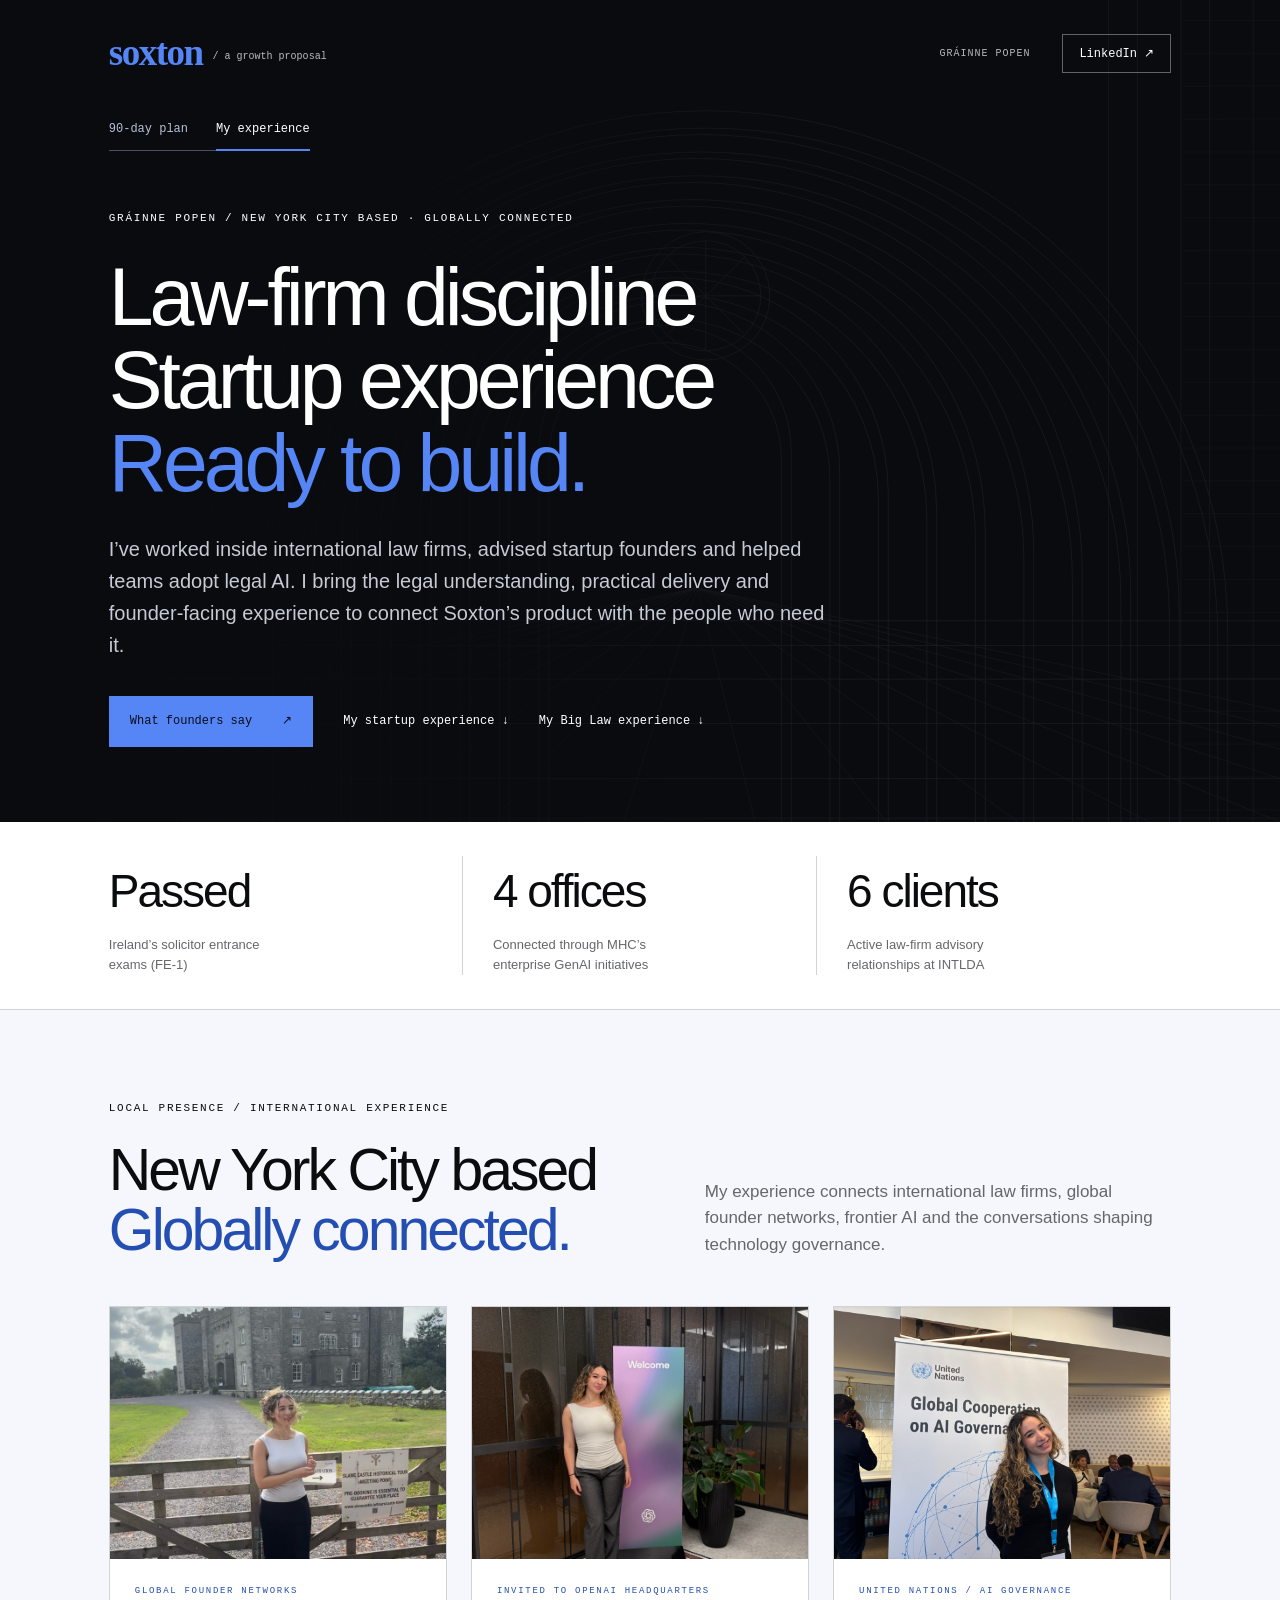
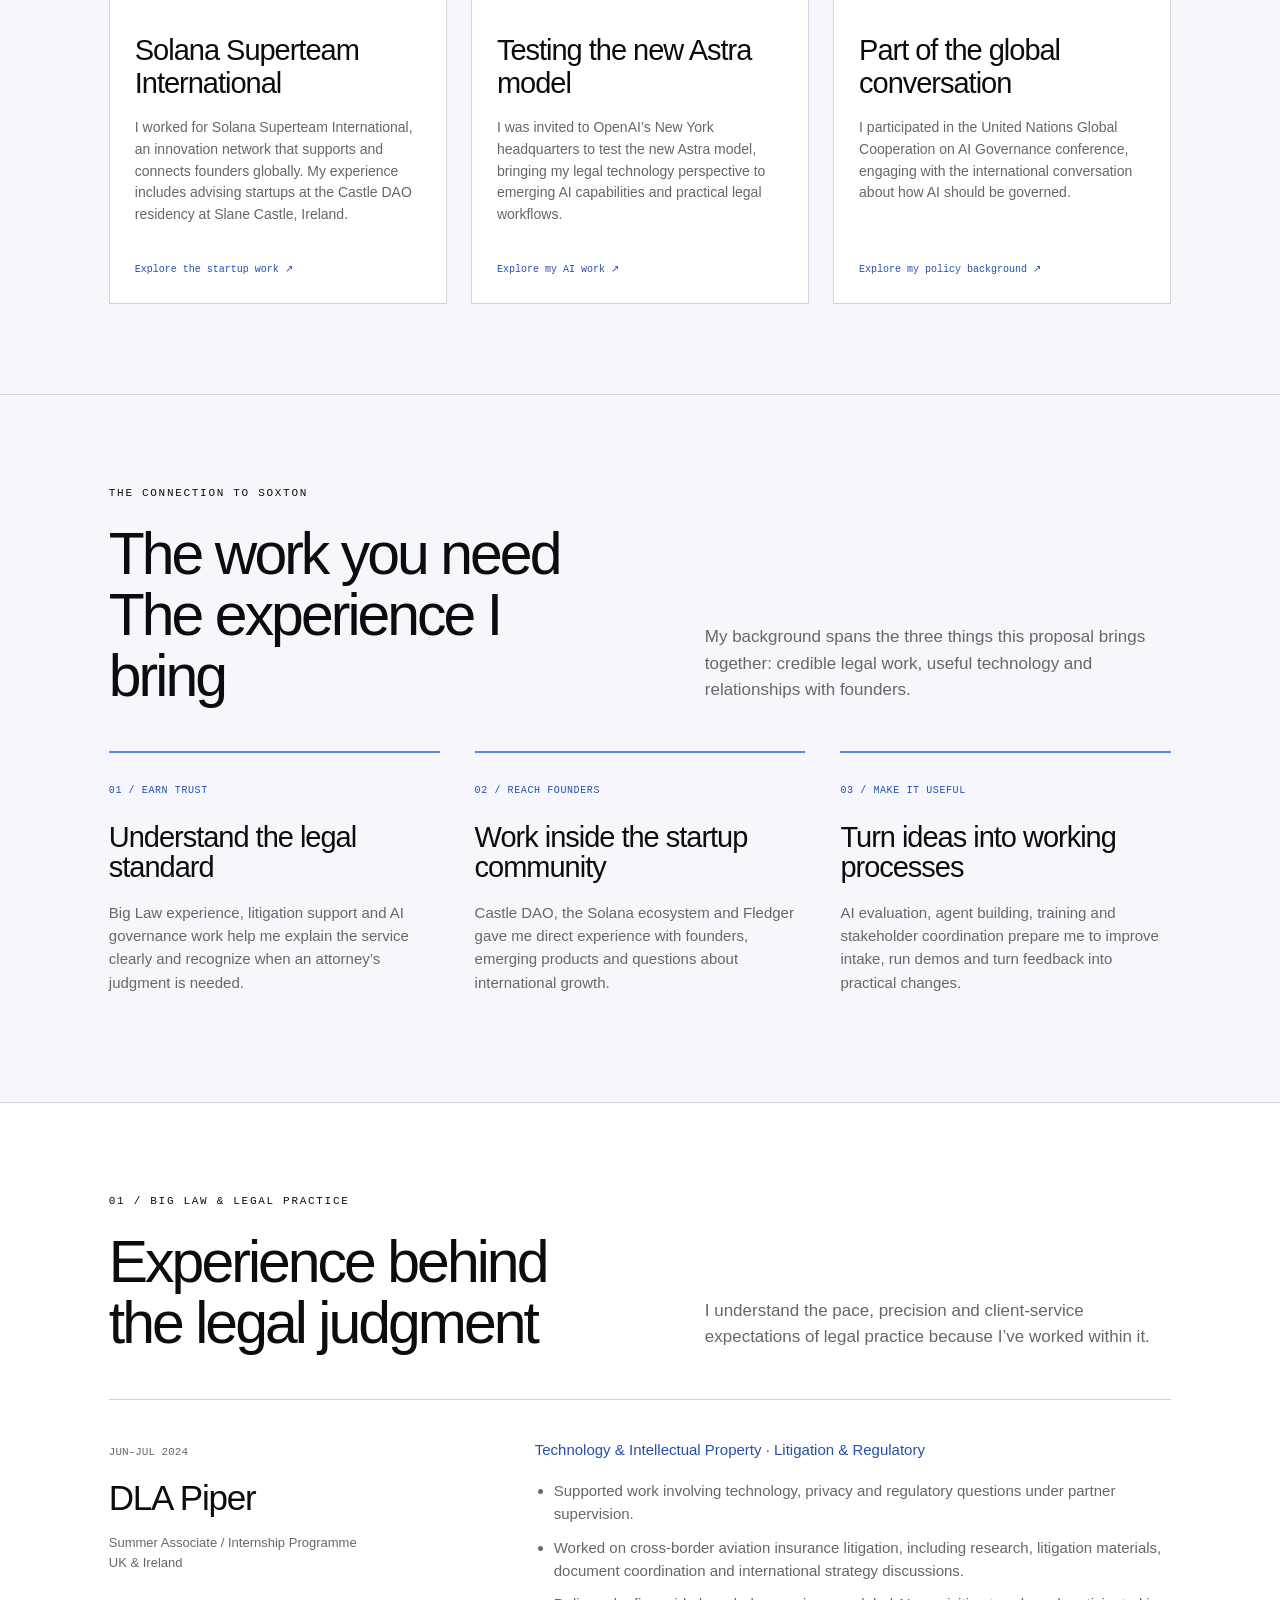
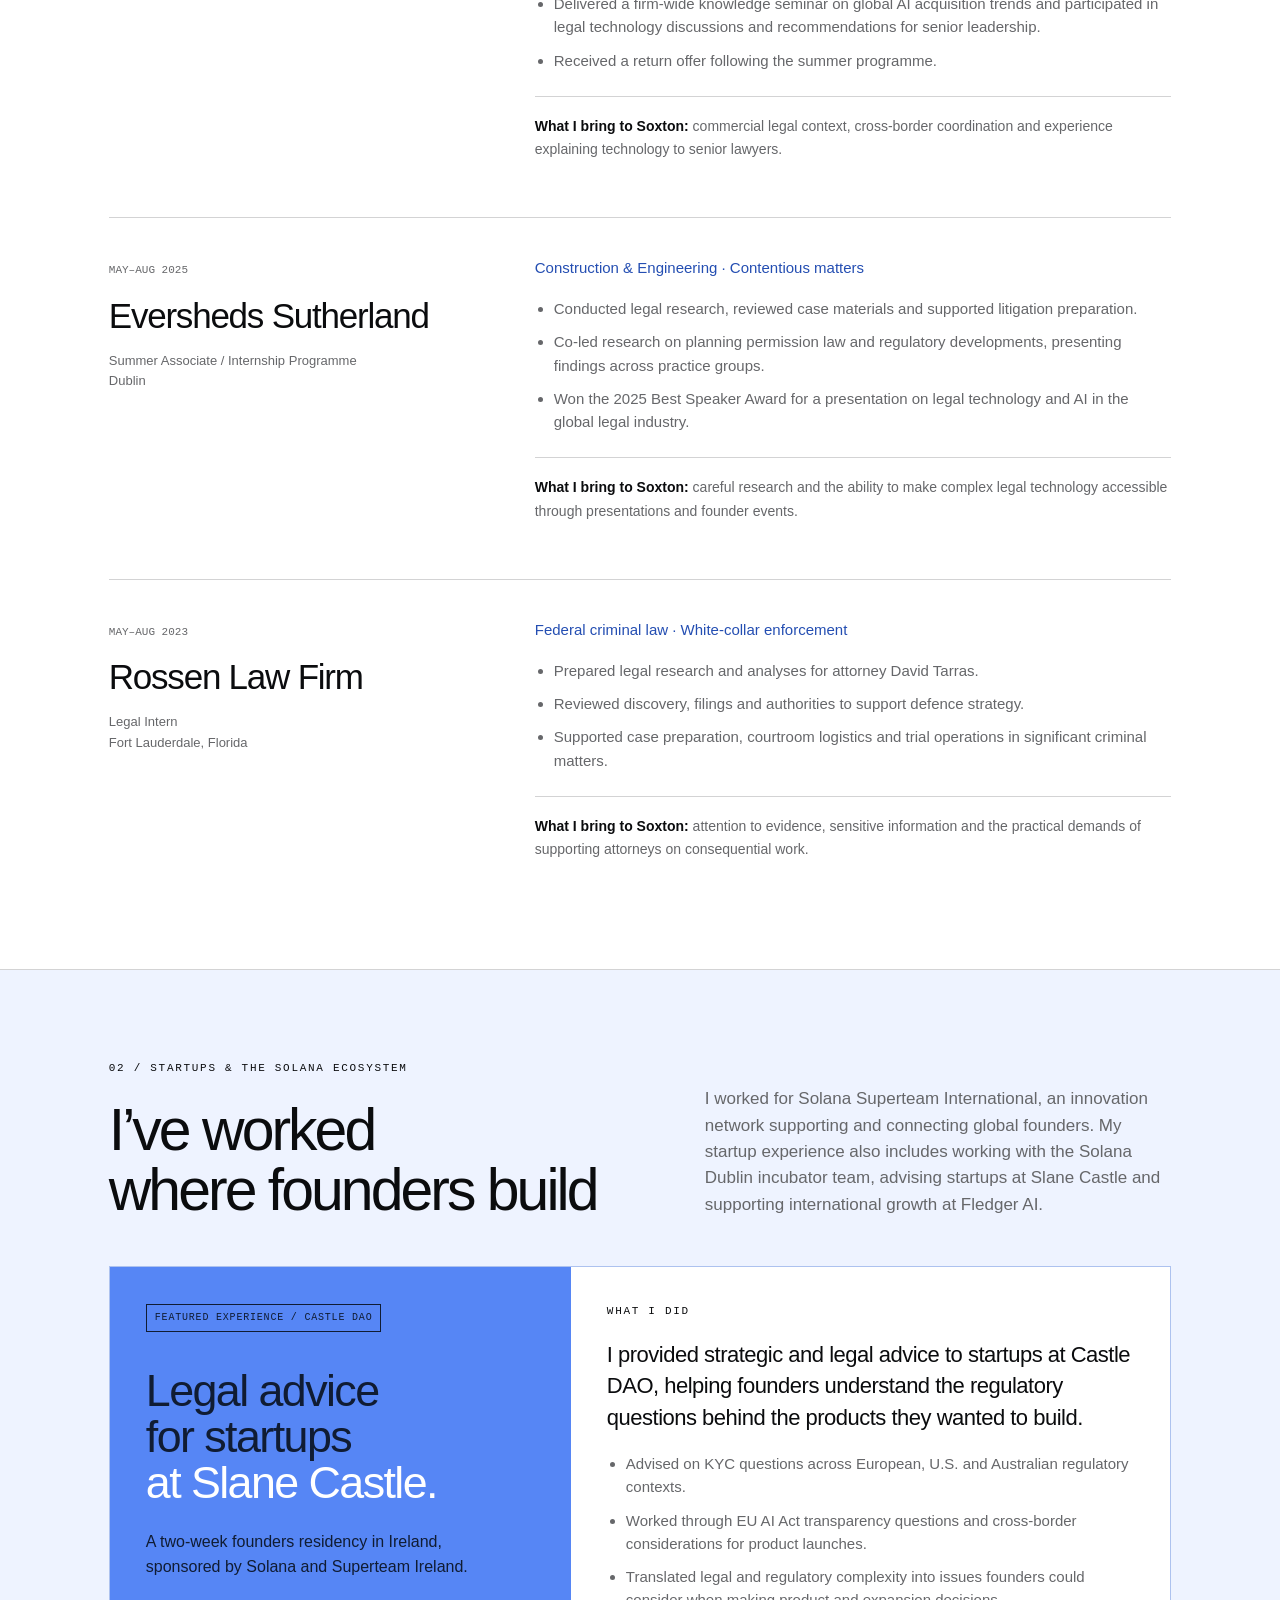
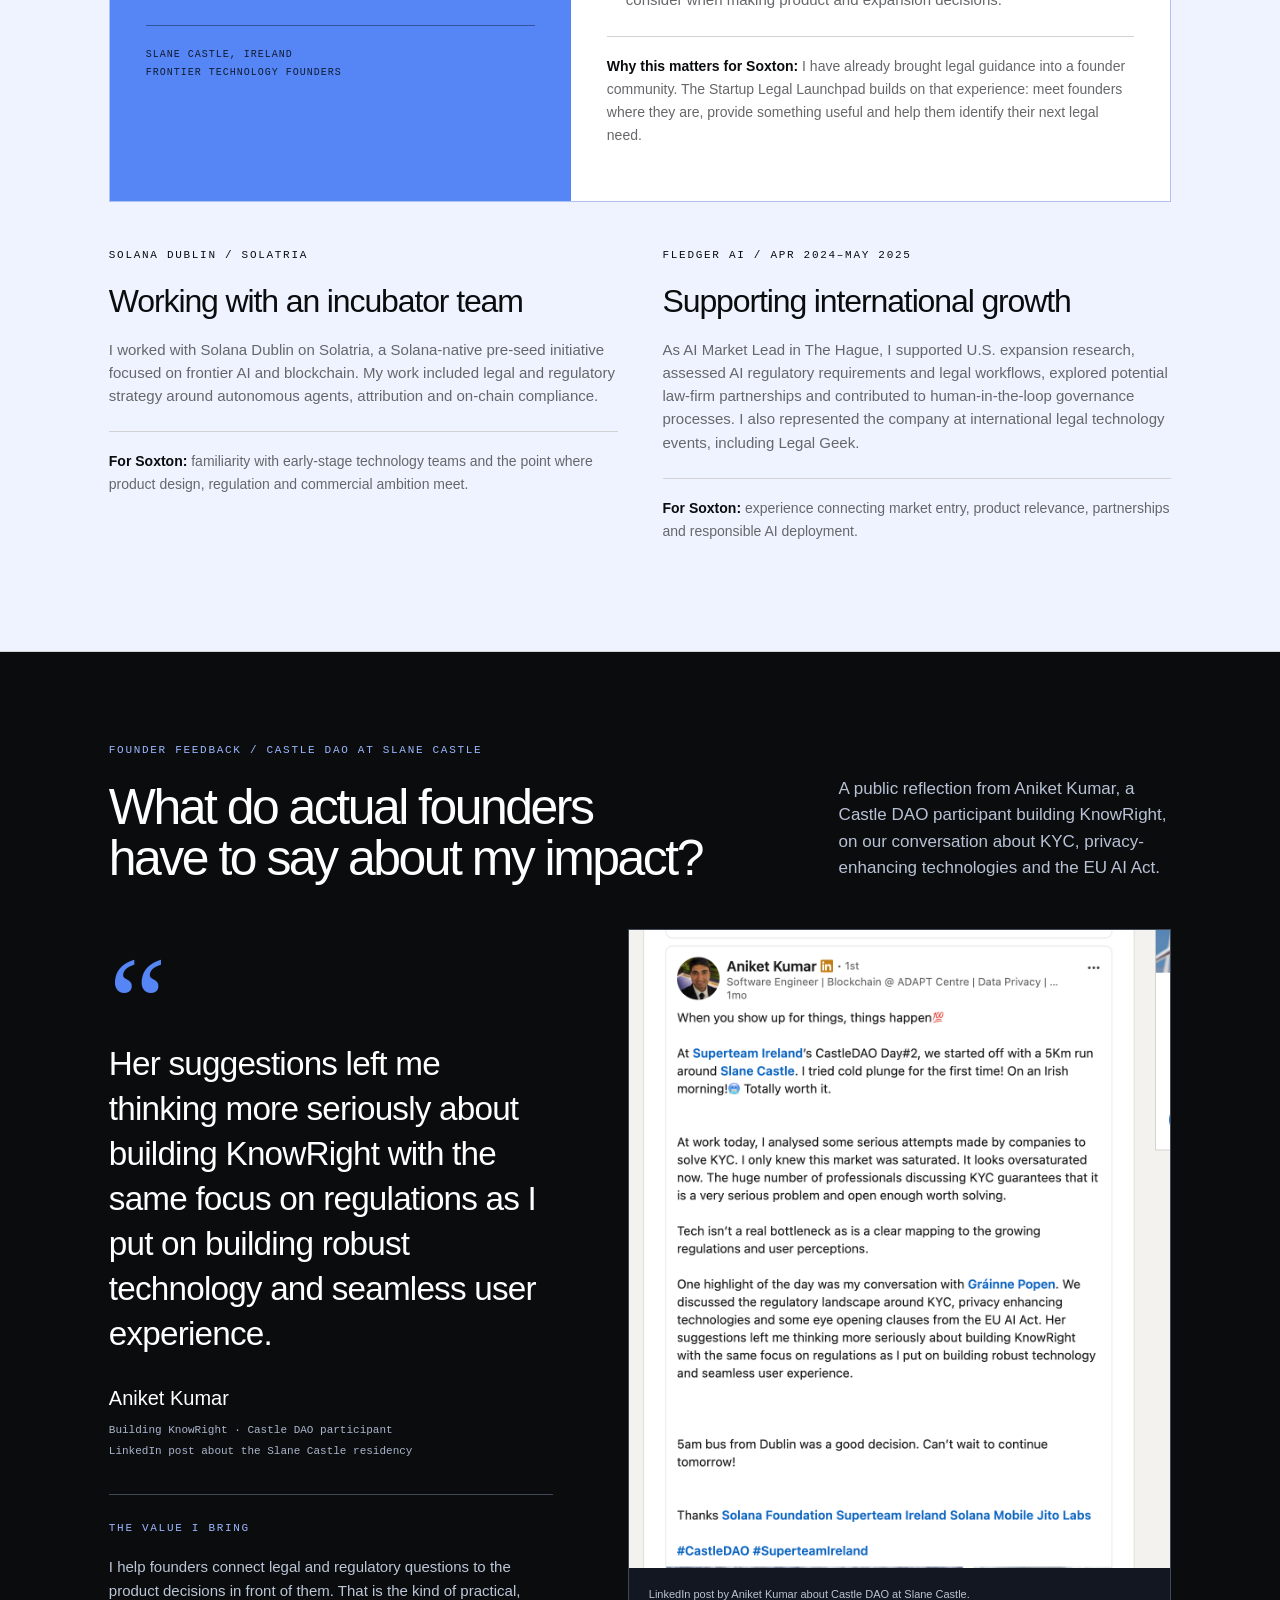
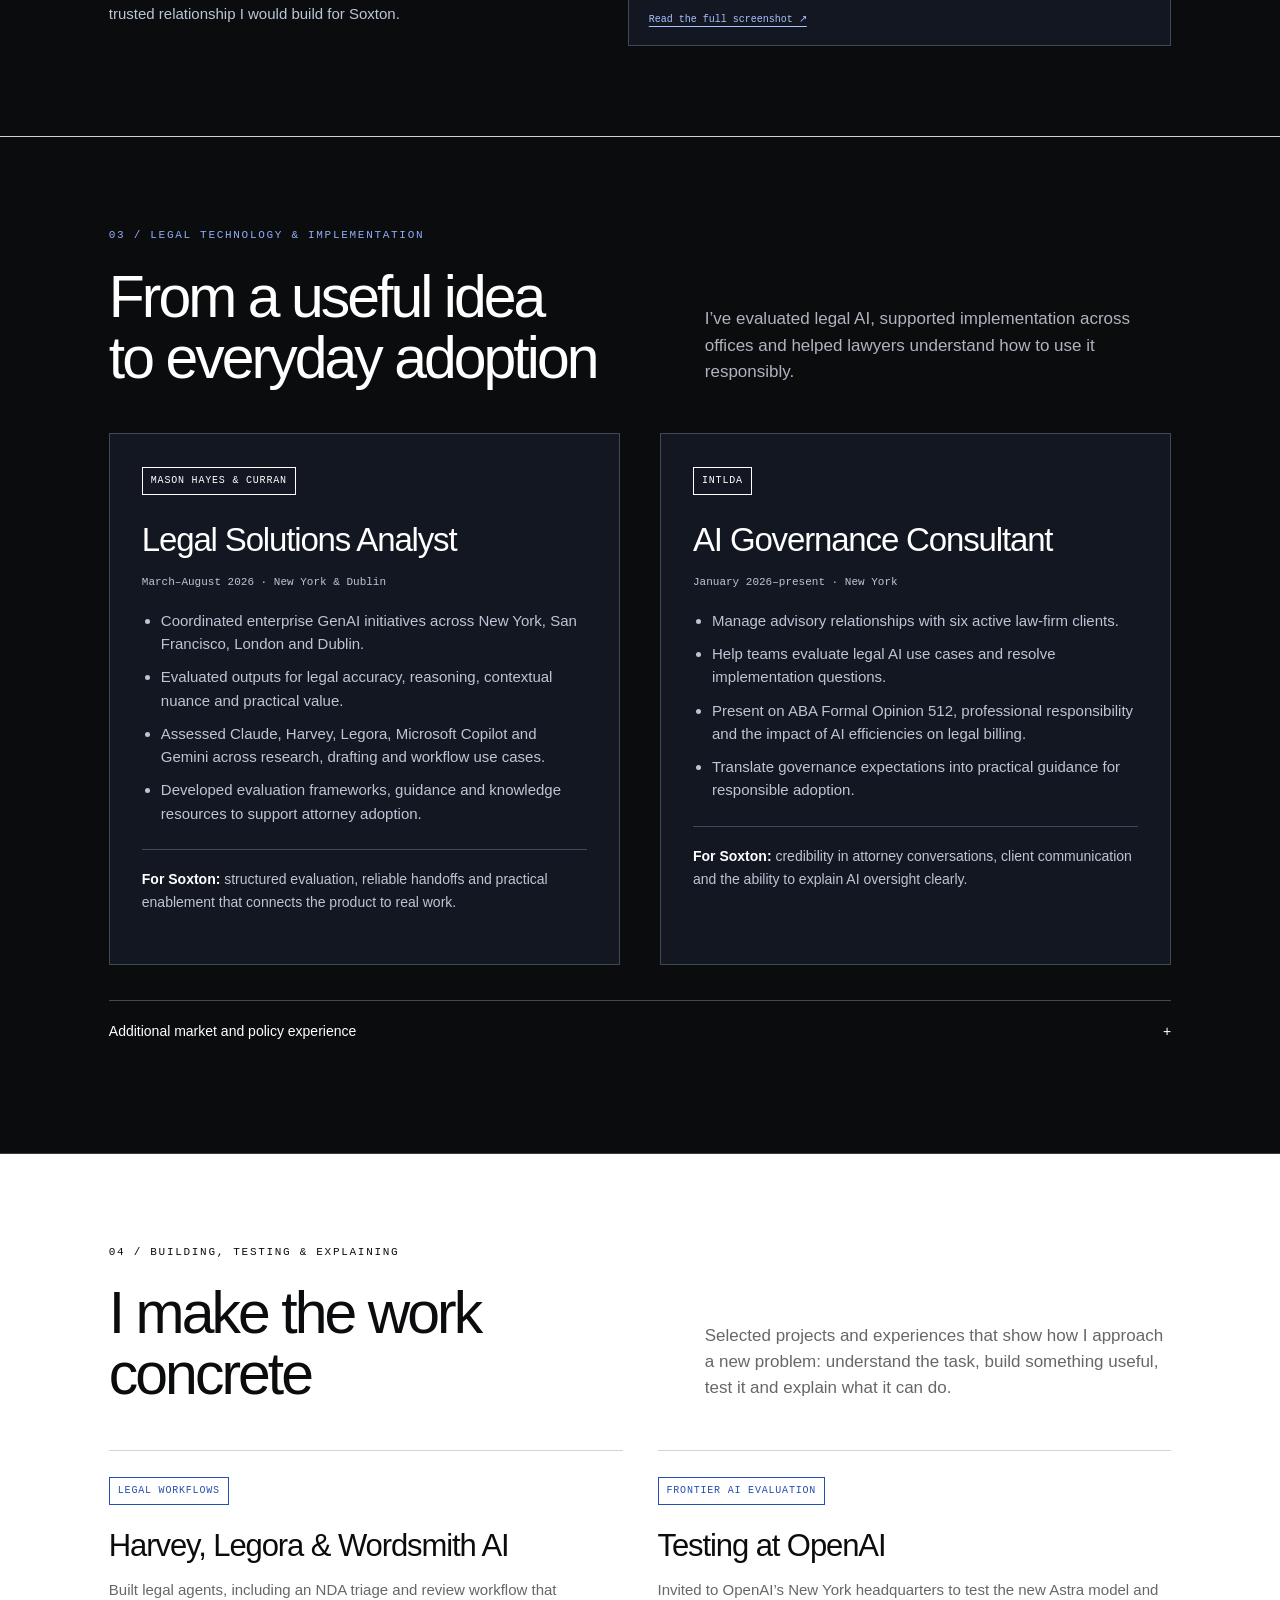
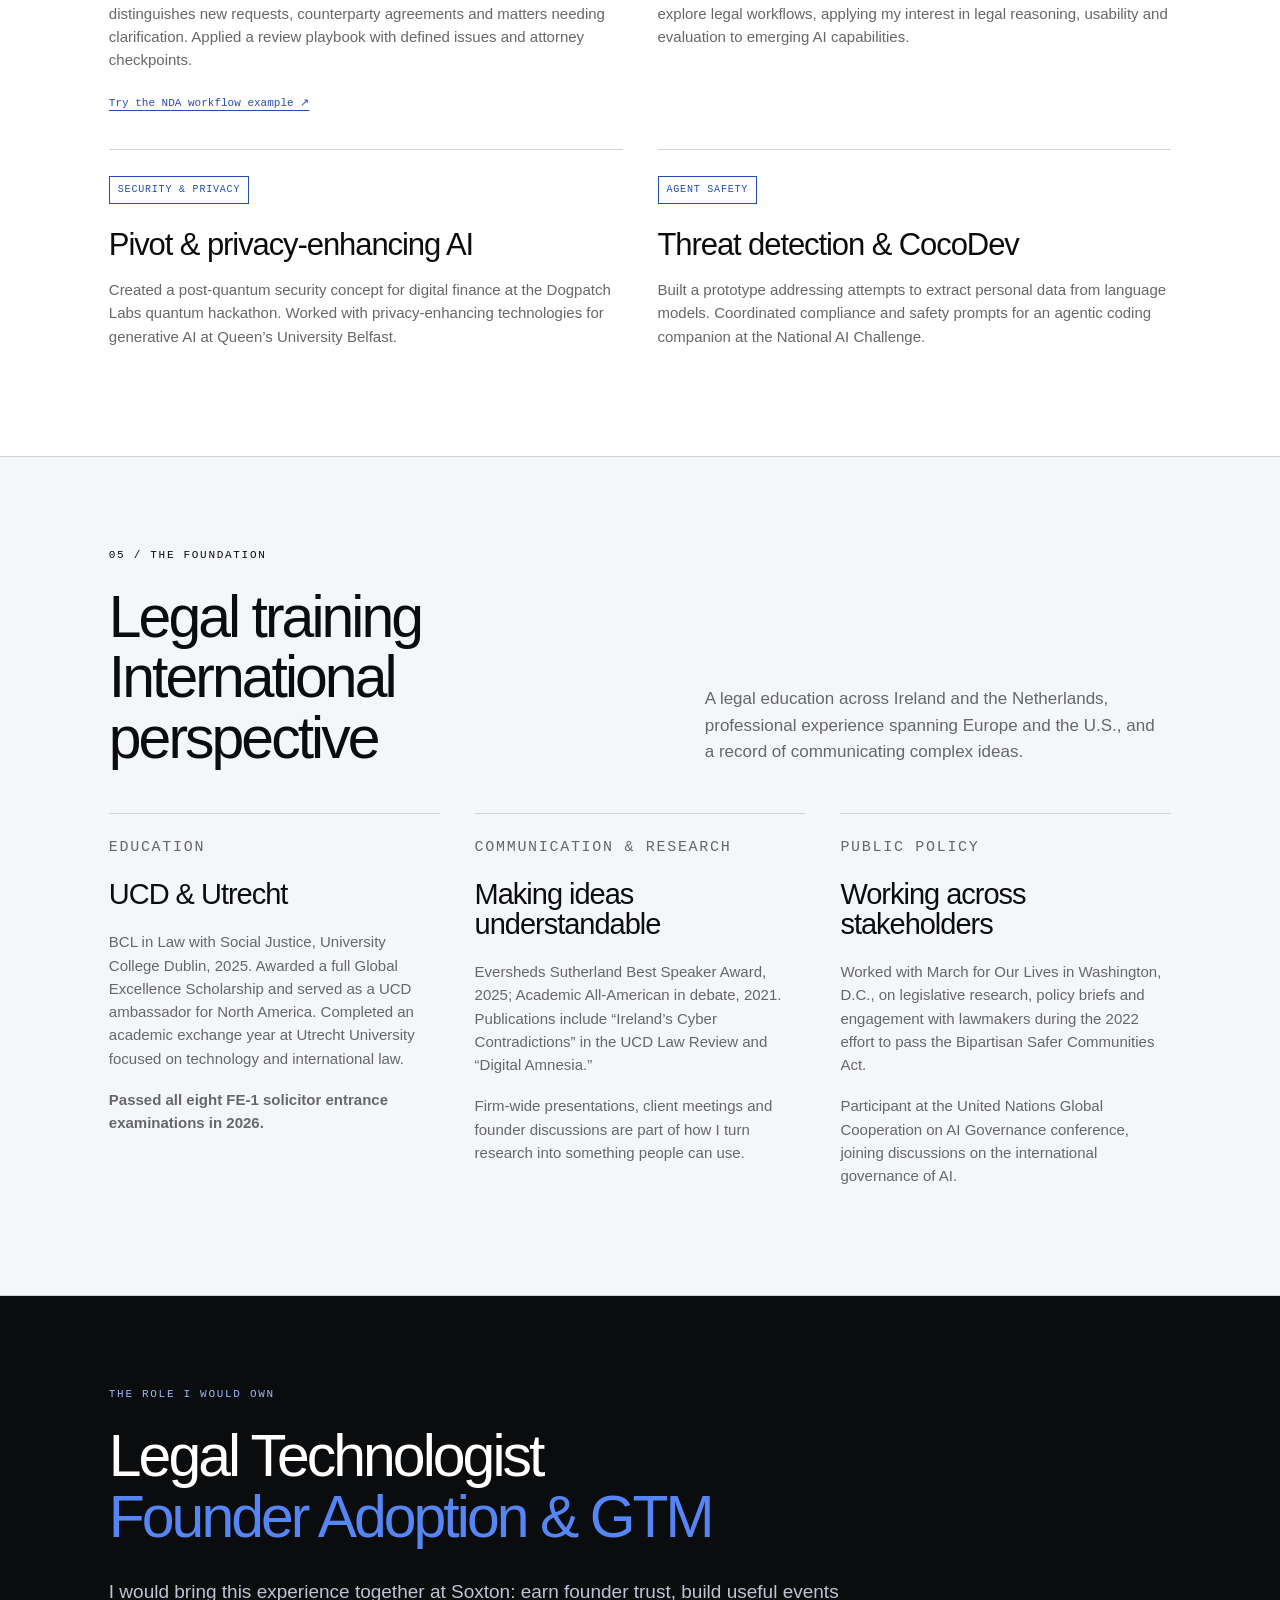
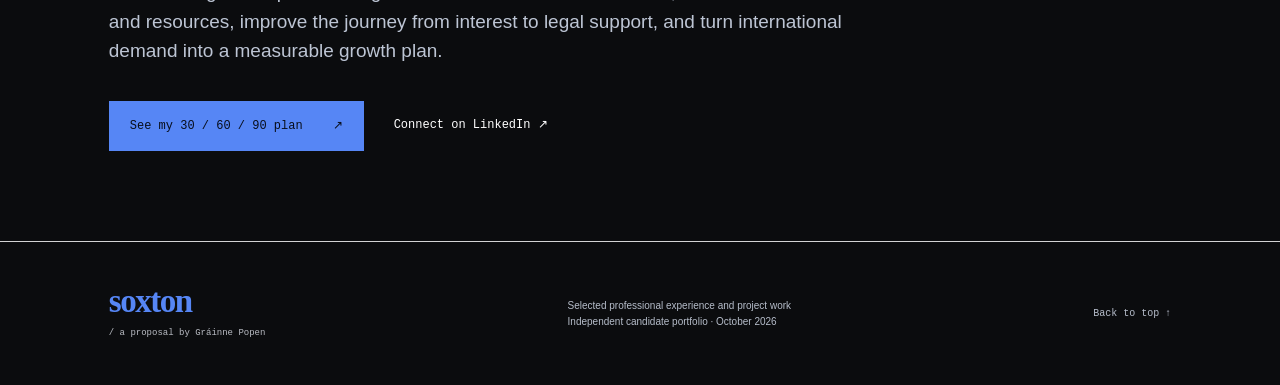
<file: experience.html>
<!doctype html>
<html lang="en">
<head><meta charset="utf-8"><meta name="viewport" content="width=device-width,initial-scale=1"><meta name="description" content="Gráinne Popen’s legal, Big Law, startup and AI experience: DLA Piper, Eversheds Sutherland, Castle DAO, the Solana ecosystem, Fledger, MHC and INTLDA."><meta name="theme-color" content="#0b0c0e"><title>My experience | Gráinne Popen × Soxton</title><link rel="stylesheet" href="style.css?v=8ae347f8c8"><link rel="stylesheet" href="experience.css?v=e5ac7a3115"><link rel="icon" href="favicon.svg" type="image/svg+xml"></head>
<body class="experience-page"><a class="skip" href="#main">Skip to content</a>
<header class="topbar"><a class="wordmark" href="index.html?v=fe1-label-20261020" aria-label="Soxton proposal home">soxton<span> / a growth proposal</span></a><div class="topright"><span class="author-tag">GRÁINNE POPEN</span><a class="profile-link" href="https://www.linkedin.com/in/grainnepopen/" target="_blank" rel="noopener noreferrer">LinkedIn ↗</a></div></header>
<nav class="page-tabs" aria-label="Proposal pages"><a href="index.html?v=fe1-label-20261020">90-day plan</a><a href="experience.html?v=fe1-label-20261020" aria-current="page">My experience</a></nav>
<main id="main">
<section class="experience-hero" id="top"><div class="architecture" aria-hidden="true"></div><div class="experience-hero-inner"><p class="eyebrow">GRÁINNE POPEN / NEW YORK CITY BASED · GLOBALLY CONNECTED</p><h1>Law-firm discipline<br>Startup experience<br><span>Ready to build.</span></h1><p class="experience-lead">I’ve worked inside international law firms, advised startup founders and helped teams adopt legal AI. I bring the legal understanding, practical delivery and founder-facing experience to connect Soxton’s product with the people who need it.</p><div class="experience-hero-actions"><a class="button blue" href="#founder-impact">What founders say <span>↗</span></a><a class="text-link" href="#startup-experience">My startup experience ↓</a><a class="text-link" href="#big-law">My Big Law experience ↓</a></div></div></section>
<div class="experience-proof"><div><strong>Passed</strong><p>Ireland’s solicitor entrance<br>exams (FE-1)</p></div><div><strong>4 offices</strong><p>Connected through MHC’s<br>enterprise GenAI initiatives</p></div><div><strong>6 clients</strong><p>Active law-firm advisory<br>relationships at INTLDA</p></div></div>

<section class="section global-experience" id="global-experience" aria-labelledby="global-experience-title">
<div class="section-heading"><div><p class="eyebrow">LOCAL PRESENCE / INTERNATIONAL EXPERIENCE</p><h2 id="global-experience-title">New York City based<br><span>Globally connected.</span></h2></div><p>My experience connects international law firms, global founder networks, frontier AI and the conversations shaping technology governance.</p></div>
<div class="network-evidence-grid">
<article><div class="network-photo castle-photo"><img src="grainne-slane-castle.jpg" width="1536" height="2048" loading="lazy" alt="Gráinne at Slane Castle in Ireland during the Castle DAO founders residency."></div><div class="network-copy"><p class="eyebrow">GLOBAL FOUNDER NETWORKS</p><h3>Solana Superteam International</h3><p>I worked for Solana Superteam International, an innovation network that supports and connects founders globally. My experience includes advising startups at the Castle DAO residency at Slane Castle, Ireland.</p><a href="#startup-experience">Explore the startup work ↗</a></div></article>
<article><div class="network-photo rotate-photo"><img src="grainne-openai-headquarters.jpg" width="2048" height="1536" loading="lazy" alt="Gráinne at OpenAI’s New York headquarters beside the welcome sign."></div><div class="network-copy"><p class="eyebrow">INVITED TO OPENAI HEADQUARTERS</p><h3>Testing the new Astra model</h3><p>I was invited to OpenAI’s New York headquarters to test the new Astra model, bringing my legal technology perspective to emerging AI capabilities and practical legal workflows.</p><a href="#projects">Explore my AI work ↗</a></div></article>
<article><div class="network-photo un-photo"><img src="grainne-un-ai-governance.jpg" width="2048" height="1536" loading="lazy" alt="Gráinne at the United Nations Global Cooperation on AI Governance conference."></div><div class="network-copy"><p class="eyebrow">UNITED NATIONS / AI GOVERNANCE</p><h3>Part of the global conversation</h3><p>I participated in the United Nations Global Cooperation on AI Governance conference, engaging with the international conversation about how AI should be governed.</p><a href="#credentials">Explore my policy background ↗</a></div></article>
</div></section>
<section class="section fit-section"><div class="section-heading"><div><p class="eyebrow">THE CONNECTION TO SOXTON</p><h2>The work you need<br>The experience I bring</h2></div><p>My background spans the three things this proposal brings together: credible legal work, useful technology and relationships with founders.</p></div><div class="fit-grid"><article><span>01 / EARN TRUST</span><h3>Understand the legal standard</h3><p>Big Law experience, litigation support and AI governance work help me explain the service clearly and recognize when an attorney’s judgment is needed.</p></article><article><span>02 / REACH FOUNDERS</span><h3>Work inside the startup community</h3><p>Castle DAO, the Solana ecosystem and Fledger gave me direct experience with founders, emerging products and questions about international growth.</p></article><article><span>03 / MAKE IT USEFUL</span><h3>Turn ideas into working processes</h3><p>AI evaluation, agent building, training and stakeholder coordination prepare me to improve intake, run demos and turn feedback into practical changes.</p></article></div></section>
<section class="section white" id="big-law"><div class="section-heading"><div><p class="eyebrow">01 / BIG LAW &amp; LEGAL PRACTICE</p><h2>Experience behind<br>the legal judgment</h2></div><p>I understand the pace, precision and client-service expectations of legal practice because I’ve worked within it.</p></div><div class="career-list">
<article><div class="career-meta"><span>JUN–JUL 2024</span><h3>DLA Piper</h3><p>Summer Associate / Internship Programme<br>UK &amp; Ireland</p></div><div class="career-detail"><p class="career-focus">Technology &amp; Intellectual Property · Litigation &amp; Regulatory</p><ul><li>Supported work involving technology, privacy and regulatory questions under partner supervision.</li><li>Worked on cross-border aviation insurance litigation, including research, litigation materials, document coordination and international strategy discussions.</li><li>Delivered a firm-wide knowledge seminar on global AI acquisition trends and participated in legal technology discussions and recommendations for senior leadership.</li><li>Received a return offer following the summer programme.</li></ul><p class="soxton-relevance"><b>What I bring to Soxton:</b> commercial legal context, cross-border coordination and experience explaining technology to senior lawyers.</p></div></article>
<article><div class="career-meta"><span>MAY–AUG 2025</span><h3>Eversheds Sutherland</h3><p>Summer Associate / Internship Programme<br>Dublin</p></div><div class="career-detail"><p class="career-focus">Construction &amp; Engineering · Contentious matters</p><ul><li>Conducted legal research, reviewed case materials and supported litigation preparation.</li><li>Co-led research on planning permission law and regulatory developments, presenting findings across practice groups.</li><li>Won the 2025 Best Speaker Award for a presentation on legal technology and AI in the global legal industry.</li></ul><p class="soxton-relevance"><b>What I bring to Soxton:</b> careful research and the ability to make complex legal technology accessible through presentations and founder events.</p></div></article>
<article><div class="career-meta"><span>MAY–AUG 2023</span><h3>Rossen Law Firm</h3><p>Legal Intern<br>Fort Lauderdale, Florida</p></div><div class="career-detail"><p class="career-focus">Federal criminal law · White-collar enforcement</p><ul><li>Prepared legal research and analyses for attorney David Tarras.</li><li>Reviewed discovery, filings and authorities to support defence strategy.</li><li>Supported case preparation, courtroom logistics and trial operations in significant criminal matters.</li></ul><p class="soxton-relevance"><b>What I bring to Soxton:</b> attention to evidence, sensitive information and the practical demands of supporting attorneys on consequential work.</p></div></article>
</div></section>
<section class="section startup-section" id="startup-experience"><div class="section-heading"><div><p class="eyebrow">02 / STARTUPS &amp; THE SOLANA ECOSYSTEM</p><h2>I’ve worked<br>where founders build</h2></div><p>I worked for Solana Superteam International, an innovation network supporting and connecting global founders. My startup experience also includes working with the Solana Dublin incubator team, advising startups at Slane Castle and supporting international growth at Fledger AI.</p></div>
<article class="castle-feature"><div class="castle-intro"><span class="tag">FEATURED EXPERIENCE / CASTLE DAO</span><h3>Legal advice<br>for startups<br><span>at Slane Castle.</span></h3><p>A two-week founders residency in Ireland, sponsored by Solana and Superteam Ireland.</p><div class="castle-location">SLANE CASTLE, IRELAND<br>FRONTIER TECHNOLOGY FOUNDERS</div></div><div class="castle-detail"><p class="eyebrow">WHAT I DID</p><p class="castle-statement">I provided strategic and legal advice to startups at Castle DAO, helping founders understand the regulatory questions behind the products they wanted to build.</p><ul><li>Advised on KYC questions across European, U.S. and Australian regulatory contexts.</li><li>Worked through EU AI Act transparency questions and cross-border considerations for product launches.</li><li>Translated legal and regulatory complexity into issues founders could consider when making product and expansion decisions.</li></ul><p class="soxton-relevance"><b>Why this matters for Soxton:</b> I have already brought legal guidance into a founder community. The Startup Legal Launchpad builds on that experience: meet founders where they are, provide something useful and help them identify their next legal need.</p></div></article>
<div class="startup-pair"><article><p class="eyebrow">SOLANA DUBLIN / SOLATRIA</p><h3>Working with an incubator team</h3><p>I worked with Solana Dublin on Solatria, a Solana-native pre-seed initiative focused on frontier AI and blockchain. My work included legal and regulatory strategy around autonomous agents, attribution and on-chain compliance.</p><p class="soxton-relevance"><b>For Soxton:</b> familiarity with early-stage technology teams and the point where product design, regulation and commercial ambition meet.</p></article><article><p class="eyebrow">FLEDGER AI / APR 2024–MAY 2025</p><h3>Supporting international growth</h3><p>As AI Market Lead in The Hague, I supported U.S. expansion research, assessed AI regulatory requirements and legal workflows, explored potential law-firm partnerships and contributed to human-in-the-loop governance processes. I also represented the company at international legal technology events, including Legal Geek.</p><p class="soxton-relevance"><b>For Soxton:</b> experience connecting market entry, product relevance, partnerships and responsible AI deployment.</p></article></div>
</section>

<section class="section founder-impact" id="founder-impact" aria-labelledby="founder-impact-title">
<div class="section-heading"><div><p class="eyebrow">FOUNDER FEEDBACK / CASTLE DAO AT SLANE CASTLE</p><h2 id="founder-impact-title">What do actual founders<br>have to say about my impact?</h2></div><p>A public reflection from Aniket Kumar, a Castle DAO participant building KnowRight, on our conversation about KYC, privacy-enhancing technologies and the EU AI Act.</p></div>
<div class="founder-impact-grid"><div class="founder-quote"><span class="quote-mark" aria-hidden="true">“</span><blockquote><p>Her suggestions left me thinking more seriously about building KnowRight with the same focus on regulations as I put on building robust technology and seamless user experience.</p></blockquote><p class="quote-attribution"><strong>Aniket Kumar</strong><br>Building KnowRight · Castle DAO participant<br>LinkedIn post about the Slane Castle residency</p><div class="impact-takeaway"><p class="eyebrow">THE VALUE I BRING</p><p>I help founders connect legal and regulatory questions to the product decisions in front of them. That is the kind of practical, trusted relationship I would build for Soxton.</p></div></div>
<figure class="founder-post"><a href="aniket-kumar-castledao-post.png" target="_blank" rel="noopener noreferrer" aria-label="Open Aniket Kumar’s full Castle DAO post"><img src="aniket-kumar-castledao-post.png" width="1220" height="1436" loading="lazy" alt="Aniket Kumar’s LinkedIn post describing his Castle DAO residency and saying that his discussion with Gráinne Popen about KYC, privacy-enhancing technologies and the EU AI Act influenced his approach to building KnowRight."></a><figcaption>LinkedIn post by Aniket Kumar about Castle DAO at Slane Castle. <a href="aniket-kumar-castledao-post.png" target="_blank" rel="noopener noreferrer">Read the full screenshot ↗</a></figcaption></figure>
</div></section>
<section class="section ink" id="legal-technology"><div class="section-heading"><div><p class="eyebrow">03 / LEGAL TECHNOLOGY &amp; IMPLEMENTATION</p><h2>From a useful idea<br>to everyday adoption</h2></div><p>I’ve evaluated legal AI, supported implementation across offices and helped lawyers understand how to use it responsibly.</p></div><div class="implementation-grid"><article><span class="tag">MASON HAYES &amp; CURRAN</span><h3>Legal Solutions Analyst</h3><p class="role-dates">March–August 2026 · New York &amp; Dublin</p><ul><li>Coordinated enterprise GenAI initiatives across New York, San Francisco, London and Dublin.</li><li>Evaluated outputs for legal accuracy, reasoning, contextual nuance and practical value.</li><li>Assessed Claude, Harvey, Legora, Microsoft Copilot and Gemini across research, drafting and workflow use cases.</li><li>Developed evaluation frameworks, guidance and knowledge resources to support attorney adoption.</li></ul><p class="soxton-relevance"><b>For Soxton:</b> structured evaluation, reliable handoffs and practical enablement that connects the product to real work.</p></article><article><span class="tag">INTLDA</span><h3>AI Governance Consultant</h3><p class="role-dates">January 2026–present · New York</p><ul><li>Manage advisory relationships with six active law-firm clients.</li><li>Help teams evaluate legal AI use cases and resolve implementation questions.</li><li>Present on ABA Formal Opinion 512, professional responsibility and the impact of AI efficiencies on legal billing.</li><li>Translate governance expectations into practical guidance for responsible adoption.</li></ul><p class="soxton-relevance"><b>For Soxton:</b> credibility in attorney conversations, client communication and the ability to explain AI oversight clearly.</p></article></div><details class="experience-more"><summary>Additional market and policy experience <span>+</span></summary><h3>United States Artificial Intelligence Institute</h3><p>AI Market Lead · August–November 2025. Researched legal market trends and technology adoption, and prepared briefings and legal analyses for law firms, public-sector organizations and industry stakeholders.</p></details></section>
<section class="section white" id="projects"><div class="section-heading"><div><p class="eyebrow">04 / BUILDING, TESTING &amp; EXPLAINING</p><h2>I make the work<br>concrete</h2></div><p>Selected projects and experiences that show how I approach a new problem: understand the task, build something useful, test it and explain what it can do.</p></div><div class="project-grid"><article><span class="tag">LEGAL WORKFLOWS</span><h3>Harvey, Legora &amp; Wordsmith AI</h3><p>Built legal agents, including an NDA triage and review workflow that distinguishes new requests, counterparty agreements and matters needing clarification. Applied a review playbook with defined issues and attorney checkpoints.</p><a href="index.html?v=fe1-label-20261020#demo">Try the NDA workflow example ↗</a></article><article><span class="tag">FRONTIER AI EVALUATION</span><h3>Testing at OpenAI</h3><p>Invited to OpenAI’s New York headquarters to test the new Astra model and explore legal workflows, applying my interest in legal reasoning, usability and evaluation to emerging AI capabilities.</p></article><article><span class="tag">SECURITY &amp; PRIVACY</span><h3>Pivot &amp; privacy-enhancing AI</h3><p>Created a post-quantum security concept for digital finance at the Dogpatch Labs quantum hackathon. Worked with privacy-enhancing technologies for generative AI at Queen’s University Belfast.</p></article><article><span class="tag">AGENT SAFETY</span><h3>Threat detection &amp; CocoDev</h3><p>Built a prototype addressing attempts to extract personal data from language models. Coordinated compliance and safety prompts for an agentic coding companion at the National AI Challenge.</p></article></div></section>
<section class="section credentials-section" id="credentials"><div class="section-heading"><div><p class="eyebrow">05 / THE FOUNDATION</p><h2>Legal training<br>International perspective</h2></div><p>A legal education across Ireland and the Netherlands, professional experience spanning Europe and the U.S., and a record of communicating complex ideas.</p></div><div class="credentials-grid"><article><p class="eyebrow">EDUCATION</p><h3>UCD &amp; Utrecht</h3><p>BCL in Law with Social Justice, University College Dublin, 2025. Awarded a full Global Excellence Scholarship and served as a UCD ambassador for North America. Completed an academic exchange year at Utrecht University focused on technology and international law.</p><p><b>Passed all eight FE-1 solicitor entrance examinations in 2026.</b></p></article><article><p class="eyebrow">COMMUNICATION &amp; RESEARCH</p><h3>Making ideas understandable</h3><p>Eversheds Sutherland Best Speaker Award, 2025; Academic All-American in debate, 2021. Publications include “Ireland’s Cyber Contradictions” in the UCD Law Review and “Digital Amnesia.”</p><p>Firm-wide presentations, client meetings and founder discussions are part of how I turn research into something people can use.</p></article><article><p class="eyebrow">PUBLIC POLICY</p><h3>Working across stakeholders</h3><p>Worked with March for Our Lives in Washington, D.C., on legislative research, policy briefs and engagement with lawmakers during the 2022 effort to pass the Bipartisan Safer Communities Act.</p><p>Participant at the United Nations Global Cooperation on AI Governance conference, joining discussions on the international governance of AI.</p></article></div></section>
<section class="section experience-closing"><p class="eyebrow">THE ROLE I WOULD OWN</p><h2>Legal Technologist<br><span>Founder Adoption &amp; GTM</span></h2><p>I would bring this experience together at Soxton: earn founder trust, build useful events and resources, improve the journey from interest to legal support, and turn international demand into a measurable growth plan.</p><div class="experience-hero-actions"><a class="button blue" href="index.html?v=fe1-label-20261020#plan">See my 30 / 60 / 90 plan <span>↗</span></a><a class="text-link" href="https://www.linkedin.com/in/grainnepopen/" target="_blank" rel="noopener noreferrer">Connect on LinkedIn ↗</a></div></section>
</main><footer><a class="wordmark" href="index.html?v=fe1-label-20261020">soxton<span> / a proposal by Gráinne Popen</span></a><p>Selected professional experience and project work<br>Independent candidate portfolio · October 2026</p><a href="#top">Back to top ↑</a></footer>
</body></html>
</file>
<file: style.css>
:root{--blue:#5686f5;--blue-dark:#244eb2;--ink:#0b0c0e;--paper:#fff;--muted:#66676a;--line:#d3d3d4;--serif:Georgia,'Times New Roman',serif;--sans:Arial,Helvetica,sans-serif;--mono:'Courier New',monospace;--gutter:clamp(24px,8.5vw,160px)}
*{box-sizing:border-box}html{scroll-behavior:smooth;scroll-padding-top:84px}body{margin:0;background:var(--paper);color:var(--ink);font:16px/1.55 var(--sans);-webkit-font-smoothing:antialiased}button,input,select{font:inherit}a{color:inherit;text-underline-offset:4px}button{cursor:pointer}button,a,select,input,summary{outline-offset:5px}a:focus-visible,button:focus-visible,select:focus-visible,input:focus-visible,summary:focus-visible{outline:3px solid var(--blue)}[hidden]{display:none!important}h1,h2,h3,p{margin-top:0}h1,h2,h3{font-weight:400;line-height:1.03;letter-spacing:-.05em}h1{font-size:clamp(62px,7.4vw,116px);margin:33px 0}h2{font-size:clamp(40px,4.6vw,72px);margin:22px 0 30px}h3{font-size:28px;letter-spacing:-.035em}p{margin-bottom:18px}.eyebrow{font:11px/1.6 var(--mono);letter-spacing:1.7px;text-transform:uppercase}.micro,.fineprint{font-size:12px;line-height:1.6;color:var(--muted)}.cite{font:11px var(--mono);color:var(--blue-dark);text-decoration:none;white-space:nowrap}.cite:hover{text-decoration:underline}.tag{display:inline-block;font:10px/1.4 var(--mono);letter-spacing:.8px;text-transform:uppercase;border:1px solid currentColor;padding:6px 8px}.skip{position:fixed;top:-100px;left:20px;z-index:100;background:white;padding:12px}.skip:focus{top:10px}.topbar{position:absolute;top:0;left:0;width:100%;z-index:30;display:flex;justify-content:space-between;align-items:center;height:106px;padding:0 var(--gutter);color:white}.wordmark{font:bold 37px/.9 var(--serif);letter-spacing:-1.5px;color:var(--blue);text-decoration:none}.wordmark span{font:10px/1.4 var(--mono);color:#b9bcc3;letter-spacing:0;display:inline-block;vertical-align:middle;margin-left:10px}.topright{display:flex;align-items:center;gap:32px}.author-tag{font:10px var(--mono);letter-spacing:1px;color:#b6b8bd}.topbar button{background:transparent;color:white;border:1px solid #616369;font:12px var(--mono);padding:11px 16px;min-width:125px;text-align:left}.topbar button span{float:right;margin-left:24px}#navigation{position:fixed;right:var(--gutter);top:88px;background:var(--ink);color:white;width:min(440px,calc(100vw - 48px));padding:20px 30px;border:1px solid #494c53;z-index:50;box-shadow:0 12px 50px #0005}#navigation a{display:flex;justify-content:space-between;gap:30px;text-decoration:none;padding:16px 0;border-bottom:1px solid #333;font-size:17px}#navigation a:last-child{border:0}#navigation span{font:11px var(--mono);color:var(--blue)}.hero{position:relative;min-height:790px;background:#090b0e;color:white;overflow:hidden}.architecture{position:absolute;inset:0;background-image:linear-gradient(90deg,#090b0ef5 0%,#090b0ed0 32%,#090b0e30 68%,#090b0e40 100%),url('architecture.svg');background-size:cover;background-position:center;opacity:.8}.hero-inner{position:relative;z-index:1;padding:185px var(--gutter) 40px}.hero .eyebrow{color:#b7bdc8}.hero h1 span{color:var(--blue)}.hero-lead{font-size:20px;line-height:1.5;max-width:520px;color:#dfe0e5;margin-top:30px}.hero-bottom{display:flex;align-items:center;gap:40px;margin-top:60px}.hero-bottom p{font:11px/1.8 var(--mono);margin:0;color:#e2e4e9}.hero-bottom p span{color:#9399a5}.scroll{margin-left:auto;font-size:34px;font-weight:200;text-decoration:none;color:var(--blue)}.button{display:inline-flex;justify-content:space-between;align-items:center;gap:30px;font:12px/1.4 var(--mono);padding:16px 20px;border:1px solid currentColor;text-decoration:none;transition:background .15s,color .15s}.button:hover{filter:brightness(1.12)}.blue{background:var(--blue);border-color:var(--blue);color:#080e1b}.dark{background:var(--ink);color:white;border-color:var(--ink)}.outline{color:white;background:transparent;border-color:#666c76}.milestones{display:grid;grid-template-columns:repeat(3,1fr);padding:0 var(--gutter);border-bottom:1px solid var(--line)}.milestones a{padding:34px 30px 29px;text-decoration:none;border-right:1px solid var(--line)}.milestones a:first-child{padding-left:0}.milestones a:last-child{border:0;padding-right:0}.milestones strong{font-size:74px;line-height:1;letter-spacing:-5px;font-weight:400}.milestones strong span{font-size:25px;letter-spacing:-1px;margin-left:6px}.milestones p{font-size:14px;color:var(--muted);margin:10px 0 0}.milestones p span{float:right}.milestones a:hover strong{color:var(--blue-dark)}.split-section{display:grid;grid-template-columns:1fr 1fr}.blue-panel{background:var(--blue);padding:70px 52px 65px var(--gutter);display:flex;flex-direction:column;min-height:100%;color:#071126}.blue-panel h2{color:white}.panel-bottom{margin-top:auto;padding-top:80px;font:11px/1.5 var(--mono);max-width:350px}.panel-bottom strong{display:block;font:20px/1.4 var(--sans);letter-spacing:-.4px;margin-top:16px}.thesis-rows article{border-bottom:1px solid var(--line);padding:42px var(--gutter) 35px 66px;position:relative}.thesis-rows article:last-child{border:0}.thesis-rows p{font-size:15px;color:var(--muted)}.row-num{position:absolute;top:43px;left:25px;font:11px var(--mono);color:var(--muted)}.line-icon{position:relative;height:100px;width:125px;margin-bottom:24px}.circles i{position:absolute;width:69px;height:69px;border:1px solid #595c63;border-radius:50%;left:0;top:31px}.circles i:nth-child(2){left:54px}.circles i:nth-child(3){left:27px;top:0}.compass{border:1px solid #595c63;border-radius:50%;width:101px;height:101px}.compass:before,.compass:after{content:'';position:absolute;background:#595c63;left:50%;top:8px;width:1px;height:84px}.compass:after{transform:rotate(90deg)}.compass i{position:absolute;width:17px;height:17px;left:41px;top:41px;border:1px solid #595c63;transform:rotate(45deg);z-index:1;background:white}.ladder i{position:absolute;border:1px solid #595c63;width:93px;height:58px;top:7px;left:0;transform:skewY(-13deg)}.ladder i:nth-child(2){top:21px;left:14px}.ladder i:nth-child(3){top:35px;left:28px}.section{padding:90px var(--gutter);border-bottom:1px solid var(--line)}.section-heading{display:grid;grid-template-columns:1.05fr 1fr;gap:10%;align-items:end;margin-bottom:45px}.section-heading h2{margin-bottom:0}.section-heading>p{font-size:17px;color:var(--muted);max-width:460px;margin-bottom:3px}.audit-grid{display:grid;grid-template-columns:repeat(3,1fr);border:1px solid var(--line)}.audit-grid article{padding:28px;border-right:1px solid var(--line)}.audit-grid article:last-child{border:0}.audit-grid h3{font-size:27px;margin-top:25px;line-height:1.1}.audit-grid p{font-size:14px;color:var(--muted)}.audit-action{background:#f1f5ff}.research-note{border-top:1px solid var(--line);margin-top:34px;padding-top:0}.research-note summary,.sources-section>details>summary{cursor:pointer;list-style:none;padding:20px 0;font-size:14px;display:flex;justify-content:space-between;gap:30px}.research-note summary::-webkit-details-marker,.sources-section>details>summary::-webkit-details-marker{display:none}.research-note summary>span{color:var(--blue-dark);font-size:19px}.research-note[open] summary>span{transform:rotate(45deg)}.research-note p{font-size:14px;color:var(--muted)}.three-columns{display:grid;grid-template-columns:repeat(3,1fr);gap:35px;padding-top:20px}.ink{background:var(--ink);color:white;border-bottom-color:#393d45}.ink .eyebrow{color:#91adf8}.ink .section-heading>p,.ink .fineprint{color:#aeb3bf}.ink .fineprint{margin:30px 0 0}.phase-tabs{display:grid;grid-template-columns:repeat(3,1fr);border:1px solid #4c515c}.phase-tabs button{display:grid;grid-template-columns:1fr auto;gap:14px;background:transparent;color:#9da4b4;text-align:left;padding:28px;border:0;border-right:1px solid #4c515c}.phase-tabs button:last-child{border:0}.phase-tabs button>span{font-size:42px;letter-spacing:-2px;line-height:1}.phase-tabs button b{font:12px var(--mono);font-weight:400;grid-column:1}.phase-tabs button i{grid-column:2;grid-row:1/3;font-style:normal;align-self:center;font-size:25px}.phase-tabs button[aria-selected=true]{background:var(--blue);color:#091022}.phase-layout{display:grid;grid-template-columns:.8fr 1.2fr;border:1px solid #4c515c;border-top:0}.phase-overview{padding:40px;border-right:1px solid #4c515c;background:#11151c}.phase-overview h3{font-size:39px;white-space:pre-line;margin:20px 0 25px}.phase-overview>p{font-size:15px;color:#b6bdcb}.phase-deliverable{margin-top:35px;padding-top:20px;border-top:1px solid #4c515c}.phase-deliverable p{font-size:17px;color:white;margin:10px 0}.phase-tasks{padding:8px 35px}.phase-task{padding:23px 0;border-bottom:1px solid #373d49;display:grid;grid-template-columns:25px 1fr;gap:14px}.phase-task:last-child{border:0}.phase-task>span{font:11px var(--mono);color:var(--blue);padding-top:5px}.phase-task h4{font-size:16px;font-weight:500;margin:0 0 10px}.phase-task p{font-size:13px;color:#adb5c6;margin:0}.phase-decision{display:grid;grid-template-columns:1fr 1fr;gap:35px;padding-top:32px}.phase-decision h4{font:11px var(--mono);color:#94b1ff;letter-spacing:1px;margin:0 0 12px}.phase-decision p{font-size:13px;color:#bcc4d2}.phase-owners{font-size:12px!important;border-top:1px solid #393d45;padding-top:22px;color:#9fa9bd!important}.filters{display:flex;flex-wrap:wrap;border-bottom:1px solid var(--line);margin-top:12px}.filters button{border:0;border-bottom:3px solid transparent;background:white;padding:15px 18px;color:var(--muted);font-size:13px}.filters button:first-child{padding-left:0}.filters button[aria-pressed=true]{border-bottom-color:var(--blue);color:#131d33}.filters button span{font:10px var(--mono);margin-left:8px;color:#6c778f}#channelCount{margin:20px 0}.channel-item{border-bottom:1px solid var(--line)}.channel-item summary{list-style:none;display:grid;grid-template-columns:35px 1.2fr 1fr 25px;gap:20px;align-items:center;padding:23px 0;cursor:pointer}.channel-item summary::-webkit-details-marker{display:none}.channel-item summary>span:first-child{font:11px var(--mono);color:var(--muted)}.channel-item h3{font-size:25px;margin:0 0 7px}.channel-item summary p{font:10px var(--mono);margin:0;letter-spacing:.3px;color:var(--muted)}.channel-item summary .channel-audience{font-size:13px;color:var(--muted)}.channel-item .plus{font-size:24px;color:var(--blue-dark)}.channel-item[open] .plus{transform:rotate(45deg)}.channel-body{padding:5px 0 30px 55px;display:grid;grid-template-columns:1fr 1fr;gap:10px 45px}.channel-body p{font-size:14px;color:var(--muted)}.channel-body b{font-size:11px;letter-spacing:.4px;font-family:var(--mono);color:var(--ink);font-weight:400;display:block;margin-bottom:8px}.channel-caution{grid-column:1/-1;background:#f4f5f8;padding:14px 18px;margin:0}.channel-links{grid-column:1/-1;font:11px var(--mono);color:var(--blue-dark)}.channel-links a{margin-right:18px}.qualify-grid{display:grid;grid-template-columns:1fr 1fr;gap:20px 45px;padding-top:20px}.trust-content{padding:50px var(--gutter) 45px 55px}.intro-copy{font-size:19px;margin:0 0 30px;letter-spacing:-.4px}.trust-content details{border-top:1px solid var(--line)}.trust-content summary{list-style:none;display:flex;align-items:center;gap:16px;padding:23px 0;cursor:pointer;font-size:18px;line-height:1.3;letter-spacing:-.3px}.trust-content summary::-webkit-details-marker{display:none}.trust-content summary span{font:11px var(--mono);color:var(--muted)}.trust-content summary i{font-style:normal;margin-left:auto;color:var(--blue-dark)}.trust-content details>div{padding-left:31px}.trust-content details p{font-size:14px;color:var(--muted)}.workbench-grid{display:grid;grid-template-columns:1fr 1fr;border:1px solid var(--line)}.event-sheet{padding:35px;background:#f2f5fc;border-right:1px solid var(--line)}.sheet-top{display:flex;justify-content:space-between;align-items:center;gap:20px;font:10px var(--mono)}.event-sheet h3{font-size:clamp(38px,4vw,59px);margin:35px 0 25px}.event-sheet h3 span{color:var(--blue-dark)}.event-sheet>p{font-size:14px;color:var(--muted)}dl{margin-top:25px}dl>div{padding:15px 0;border-top:1px solid var(--line)}dt{font:10px var(--mono);text-transform:uppercase;letter-spacing:.8px}dd{margin:8px 0 0;font-size:13px;color:var(--muted)}.agenda{list-style:none;margin:15px 0 20px;padding:0}.agenda li{font-size:12px;padding:8px 0;display:flex;gap:13px}.agenda span{font:11px var(--mono);color:var(--blue-dark);white-space:nowrap}.draft-workspace{padding:35px;display:flex;flex-direction:column}.draft-workspace select,select{width:100%;border:1px solid #b7bcc6;background:white;color:var(--ink);padding:13px;font-size:13px;border-radius:0}.draft-workspace select{margin:17px 0 23px}.draft-subject{font-weight:500;font-size:17px;line-height:1.4;padding-bottom:18px;border-bottom:1px solid var(--line)}.draft-text{font-size:14px;white-space:pre-line;line-height:1.75;color:#525761;margin-bottom:24px}.draft-actions{display:flex;align-items:center;gap:15px;margin-top:auto;margin-bottom:20px}.draft-actions>span{font-size:12px;color:var(--blue-dark)}.two-columns{display:grid;grid-template-columns:1fr 1fr;gap:55px;padding-top:20px}.content-sample h3{font-size:32px;line-height:1.1}.content-sample ul,.sources-section ul{padding-left:19px;color:var(--muted);font-size:14px}.content-sample li,.sources-section li{margin:9px 0}.content-row{border-bottom:1px solid var(--line);padding:0 0 12px;margin-bottom:20px}.content-row b{font-size:14px}.content-row p{margin:8px 0 0}.demo-shell{display:grid;grid-template-columns:1fr 1fr;border:1px solid #4c515c}.demo-inputs{padding:32px}.sample-buttons{display:flex;flex-wrap:wrap;gap:8px;margin:20px 0 30px}.sample-buttons button{border:1px solid #6f7b93;background:transparent;color:#cbd5e8;font:11px var(--mono);padding:9px 11px}.sample-buttons button:hover{background:#222b3b}.demo-inputs>label{font:11px var(--mono);display:block;margin-bottom:12px}.checks{margin-top:22px}.checks label{display:flex;gap:12px;font-size:13px;align-items:start;cursor:pointer;margin:17px 0}.checks input{accent-color:var(--blue);width:17px;height:17px;flex-shrink:0;margin-top:2px}.demo-output{padding:32px;background:#17213a;border-left:1px solid #4c515c}.route-status{font:10px/1.6 var(--mono);display:flex;justify-content:space-between;gap:10px;padding-bottom:20px;border-bottom:1px solid #42516f;color:#a9bfea}.demo-output h3{font-size:36px;margin:28px 0 22px;line-height:1.1}.demo-output p{font-size:14px;color:#bfc9df}.output-detail{padding-top:20px;border-top:1px solid #42516f;margin-top:23px}.output-detail p{margin:10px 0 0}.eval-row{display:flex;justify-content:space-between;align-items:center;gap:40px;margin-top:26px}.eval-row .fineprint{max-width:650px;margin:0}.eval-row button{flex-shrink:0}.eval-results table{width:100%;border-collapse:collapse;font-size:12px}.eval-results th,.eval-results td{padding:12px 7px;text-align:left;border-bottom:1px solid #434b5a}.eval-results .pass{color:#9cc6ff}.eval-results>p{font-size:13px;margin-top:25px}.on-dark{border-color:#434b5a}.on-dark p{color:#adb5c6}.on-dark .cite,.on-dark summary>span{color:#92b2ff}.scorecard-table{overflow-x:auto}.scorecard-table table{border-collapse:collapse;width:100%;min-width:600px}.scorecard-table th{text-align:left;font:11px var(--mono);text-transform:uppercase;letter-spacing:.8px;color:var(--muted);padding:15px 20px;border-top:1px solid var(--line);border-bottom:1px solid var(--line)}.scorecard-table td{padding:22px 20px;border-bottom:1px solid var(--line);font-size:13px;color:var(--muted);vertical-align:top}.scorecard-table th:first-child,.scorecard-table td:first-child{padding-left:0;color:var(--ink);width:22%}.scorecard-table td:first-child{font-size:17px}.metric-notes{display:grid;grid-template-columns:repeat(3,1fr);gap:30px;margin-top:25px}.metric-notes p{font-size:12px;color:var(--muted)}.about-section{display:grid;grid-template-columns:1.1fr 1fr;gap:9%;background:#0b0c0e;color:white;padding:90px var(--gutter)}.about-section h2{font-size:clamp(36px,4vw,62px)}.about-section h2 span{color:var(--blue)}.about-section .eyebrow{color:#9ab7ff}.about-copy>p{font-size:16px;color:#c8cdd7}.experience-row{padding:18px 0;border-top:1px solid #3b3f46}.experience-row b{font-weight:400;font-size:14px}.experience-row p{font-size:13px;color:#acb4c3;margin:8px 0 0}.about-copy .button{margin:16px 0 20px}.about-copy>.micro{font-size:11px;color:#939dad}.sources-section{background:#f5f6f8}.sources-section h2{font-size:clamp(36px,4vw,62px)}.sources-section .section-heading>p{font-size:14px}.sources-section>details{border-top:1px solid var(--line)}#sourceList{columns:2;column-gap:60px;padding-left:24px}#sourceList li{break-inside:avoid;padding:10px 0 16px;font:11px var(--mono);scroll-margin-top:35px}#sourceList a{font:14px var(--sans);color:var(--ink)}#sourceList p{font:12px/1.5 var(--sans);color:var(--muted);margin:8px 0 0}footer{padding:45px var(--gutter);background:#0b0c0e;color:#b6bdca;display:flex;justify-content:space-between;align-items:center;gap:35px}footer .wordmark{font-size:33px}footer .wordmark span{display:block;margin:10px 0 0;font-size:9px}footer p{font-size:10px;margin:0}footer>a:last-child{font:10px var(--mono);text-decoration:none;white-space:nowrap}
@media(min-width:1800px){:root{--gutter:max(160px,calc((100vw - 1460px)/2))}.hero{min-height:920px}.hero-inner{padding-top:210px}.hero-bottom{margin-top:80px}}
@media(max-width:1100px){:root{--gutter:45px}.wordmark span{font-size:9px}.author-tag{display:none}.hero-inner{padding-top:165px}.hero{min-height:750px}.thesis-rows article{padding-right:40px;padding-left:58px}.blue-panel{padding-right:35px}.trust-content{padding-left:35px}.section-heading{gap:6%}.phase-overview{padding:30px}.phase-tasks{padding:8px 25px}.event-sheet,.draft-workspace{padding:28px}.about-section{gap:7%}}
@media(max-width:760px){:root{--gutter:24px}html{scroll-padding-top:25px}.topbar{height:88px}.wordmark{font-size:32px}.topbar .wordmark span{display:none}.topbar button{min-width:105px;font-size:11px;padding:10px 12px}.hero{min-height:740px}.hero-inner{padding-top:151px;padding-bottom:32px}h1{font-size:clamp(54px,10vw,77px);letter-spacing:-.055em;margin:30px 0}.hero-lead{font-size:17px;max-width:440px;margin-top:28px}.hero .eyebrow{font-size:9px;max-width:260px}.hero-bottom{flex-wrap:wrap;gap:25px;margin-top:45px}.hero-bottom p{width:100%;order:3;font-size:10px}.scroll{margin-left:auto}.architecture{background-position:65% center;opacity:.52;background-image:linear-gradient(90deg,#090b0ee0,#090b0e50),url('architecture.svg')}.milestones{padding:0 24px}.milestones a{padding:24px 12px}.milestones strong{font-size:48px;letter-spacing:-3px}.milestones strong span{font-size:14px;margin-left:3px;letter-spacing:-.5px}.milestones p{font-size:10px;line-height:1.6}.milestones p span{display:none}.split-section{grid-template-columns:1fr}.blue-panel{padding:48px 24px;min-height:370px}.blue-panel h2{font-size:55px;margin-bottom:0}.panel-bottom{padding-top:40px;margin-bottom:0;max-width:330px}.panel-bottom strong{font-size:16px;margin-top:8px}.thesis-rows article{padding:33px 25px 27px 61px}.line-icon{transform:scale(.8);transform-origin:left top;margin-bottom:0}.row-num{top:34px}.thesis-rows h3{font-size:26px}.section{padding:58px 24px}.section-heading{grid-template-columns:1fr;gap:22px;margin-bottom:32px}.section-heading h2{font-size:44px;margin-top:15px}.section-heading>p{font-size:15px;max-width:100%}.audit-grid{grid-template-columns:1fr}.audit-grid article{border-right:0;border-bottom:1px solid var(--line);padding:25px}.audit-grid h3{font-size:27px;margin:20px 0 15px}.three-columns{grid-template-columns:1fr;gap:10px}.phase-tabs button{padding:18px 13px;gap:12px}.phase-tabs button>span{font-size:31px;letter-spacing:-1.5px}.phase-tabs button b{font-size:9px}.phase-tabs button i{display:none}.phase-layout{grid-template-columns:1fr}.phase-overview{border-right:0;border-bottom:1px solid #4c515c;padding:26px}.phase-overview h3{font-size:35px}.phase-tasks{padding:0 25px}.phase-deliverable{margin-top:25px}.phase-decision{grid-template-columns:1fr;gap:12px}.phase-owners{font-size:12px!important}.filters button{font-size:11px;padding:12px}.filters button:first-child{padding-left:10px}.filters button span{margin-left:4px;font-size:9px}.channel-item summary{grid-template-columns:22px 1fr 22px;gap:10px;padding:22px 0}.channel-item summary .channel-audience{display:none}.channel-item h3{font-size:23px}.channel-item summary p{font-size:9px}.channel-body{padding-left:32px;grid-template-columns:1fr;gap:0}.channel-body p{font-size:13px}.channel-caution,.channel-links{grid-column:auto}.channel-links{margin-top:15px;line-height:2.4}.qualify-grid{grid-template-columns:1fr;gap:0}.trust-content{padding:35px 24px}.trust-content summary{font-size:17px}.trust-content details>div{padding-left:28px}.workbench-grid{grid-template-columns:1fr}.event-sheet{border-right:0;border-bottom:1px solid var(--line);padding:26px}.event-sheet h3{font-size:48px}.draft-workspace{padding:26px}.draft-text{font-size:13px}.two-columns{grid-template-columns:1fr;gap:25px}.demo-shell{grid-template-columns:1fr}.demo-inputs,.demo-output{padding:25px}.demo-output{border-left:0;border-top:1px solid #4c515c}.demo-output h3{font-size:32px}.route-status{font-size:9px}.eval-row{flex-direction:column;align-items:flex-start;gap:22px}.eval-results{overflow-x:auto}.eval-results table{min-width:420px}.metric-notes{grid-template-columns:1fr;gap:0}.scorecard-table td{padding:18px 14px}.about-section{grid-template-columns:1fr;padding:58px 24px;gap:28px}.about-section h2{font-size:43px}.about-copy>p{font-size:15px}#sourceList{columns:1}.sources-section .section-heading h2{font-size:41px}.research-note summary{font-size:13px}.research-note p{font-size:13px}footer{flex-direction:column;align-items:flex-start;padding:35px 24px;gap:28px}.scorecard-table th:first-child,.scorecard-table td:first-child{width:25%}}
@media(prefers-reduced-motion:reduce){html{scroll-behavior:auto}*{transition:none!important}}
@media print{.topbar,#navigation,.hero-bottom .button,.scroll,.filters,.draft-actions,.sample-buttons,#runTests{display:none!important}.section,.about-section{padding:30px}.hero{min-height:0}.hero-inner{padding:35px}.hero h1{font-size:55px}.architecture{display:none}.hero-bottom{margin-top:20px}.hero-lead{font-size:16px}.milestones{padding:0 30px}.section-heading h2,h2{font-size:35px}.phase-tabs button{padding:15px}.channel-item,.phase-task,.audit-grid article{break-inside:avoid}.split-section{grid-template-columns:1fr 1fr}.blue-panel{padding:30px}.section-heading{margin-bottom:25px}.sources-section{display:block}footer{padding:25px}.ink,.about-section,.hero,.blue-panel{print-color-adjust:exact;-webkit-print-color-adjust:exact}}

.website-fix{margin-top:60px;padding-top:42px;border-top:1px solid var(--line);scroll-margin-top:35px}.website-fix-heading{display:grid;grid-template-columns:1fr 1fr;gap:8%;align-items:end;margin-bottom:26px}.website-fix-heading h3{font-size:40px;line-height:1.08;margin:16px 0 0}.website-fix-heading>p{font-size:15px;color:var(--muted);margin-bottom:0}.issue-figure{margin:0;border:1px solid var(--line);background:white}.issue-toolbar{padding:15px 20px;display:flex;justify-content:space-between;gap:20px;font:10px var(--mono);letter-spacing:.4px;background:#f4f6fa;border-bottom:1px solid var(--line)}.issue-toolbar a{color:var(--blue-dark)}.issue-image-link{display:block;max-height:390px;overflow:hidden}.issue-image-link img{width:100%;height:auto;display:block}.issue-figure figcaption{font:11px/1.5 var(--sans);color:var(--muted);padding:13px 20px;border-top:1px solid var(--line)}.fix-actions{padding-top:25px}.fix-actions p{font-size:14px;color:var(--muted)}@media(max-width:760px){.website-fix{margin-top:38px;padding-top:30px}.website-fix-heading{grid-template-columns:1fr;gap:20px}.website-fix-heading h3{font-size:32px}.issue-toolbar{font-size:9px;padding:12px;flex-wrap:wrap;gap:8px}.issue-image-link{max-height:180px}.issue-figure figcaption{padding:12px;font-size:10px}.fix-actions p{font-size:13px}}

.phase-summary{font-size:15px;color:#b6bdcb}.phase-evidence-layout{display:block}.phase-evidence-layout>.phase-overview{display:grid;grid-template-columns:1.2fr 1fr;gap:8%;border-right:0;border-bottom:1px solid #4c515c}.phase-evidence-layout .phase-deliverable{align-self:center;margin-top:0}.phase-proof{padding:40px;border-bottom:1px solid #4c515c;display:grid;grid-template-columns:1.1fr 1fr;gap:35px;align-items:start}.phase-proof:last-child{border-bottom:0}.phase-proof .eyebrow{color:#9ab7ff;font-size:10px;line-height:1.7}.phase-proof h4{font-size:32px;line-height:1.12;font-weight:400;margin:20px 0}.phase-proof-copy p{font-size:14px;color:#bcc4d2}.phase-proof-copy .phase-proof-lead{font-size:16px;color:#e1e6ee}.phase-proof-detail>p:first-child{margin-top:0}.phase-proof ul{list-style:none;padding:0;margin:24px 0 0;border-top:1px solid #373d49}.phase-proof li{font-size:13px;color:#c5cfdf;position:relative;padding:13px 0 13px 20px;border-bottom:1px solid #373d49}.phase-proof li:before{content:'↗';position:absolute;left:0;color:#9ab7ff}.phase-proof-figure{margin:0;min-width:0;border:1px solid #4c515c}.phase-proof-figure>a{display:block;background:white}.phase-proof-figure img{display:block;width:100%;height:auto}.phase-proof-figure figcaption{padding:15px 18px;background:#11151c}.phase-proof-figure figcaption p{font-size:11px;color:#aab6ca;margin:0 0 10px}.phase-proof-figure figcaption a{color:#a9c1ff;font:10px var(--mono);text-decoration:none}.phase-proof-figure figcaption a:hover{text-decoration:underline}.phase-proof.wide{display:block}.phase-proof.wide .phase-proof-copy{display:grid;grid-template-columns:1fr 1fr;gap:6%;margin-bottom:30px}.phase-proof.website .phase-proof-figure>a{aspect-ratio:2048/465;overflow:hidden}.phase-proof.social .phase-proof-detail>p:first-child{margin-top:20px}.phase-proof.social .phase-proof-figure{margin-top:5px}
@media(max-width:900px){.phase-proof{padding:28px;gap:25px}.phase-proof h4{font-size:29px}.phase-proof.social{grid-template-columns:1fr}.phase-proof.social .phase-proof-figure{max-width:560px;width:100%;margin:0 auto}}
@media(max-width:760px){.phase-evidence-layout>.phase-overview{grid-template-columns:1fr;gap:20px;padding:26px}.phase-proof{padding:25px}.phase-proof.wide .phase-proof-copy{grid-template-columns:1fr;gap:12px}.phase-proof-copy .phase-proof-lead{font-size:15px}.phase-proof-copy p{font-size:13px}.phase-proof li{font-size:12px}.phase-proof.website .phase-proof-figure>a{aspect-ratio:2048/650}.phase-proof-figure figcaption{padding:12px}.phase-proof-figure figcaption p{font-size:10px}}

.problems-section{background:#f4f6fb;scroll-margin-top:25px}.problems-section .eyebrow{color:var(--blue-dark)}.problem-grid{display:grid;grid-template-columns:repeat(3,minmax(0,1fr));border-top:1px solid var(--line)}.problem-grid article{padding:30px 30px 0;display:flex;flex-direction:column;border-right:1px solid var(--line)}.problem-grid article:first-child{padding-left:0}.problem-grid article:last-child{border:0;padding-right:0}.problem-label{display:flex;justify-content:space-between;align-items:center;gap:12px;color:var(--blue-dark);font:10px var(--mono);letter-spacing:.6px}.problem-label>span:first-child{font-size:15px}.problem-grid h3{font-size:34px;line-height:1.1;margin:28px 0 20px}.problem-grid p{font-size:15px;color:var(--muted);margin:0 0 26px}.problem-grid article>a{margin-top:auto;padding-top:20px;border-top:1px solid var(--line);font:11px/1.6 var(--mono);color:var(--blue-dark);text-decoration:none;display:flex;justify-content:space-between;gap:12px}.problem-grid article>a:hover{text-decoration:underline}@media(max-width:760px){.problem-grid{grid-template-columns:1fr}.problem-grid article,.problem-grid article:first-child,.problem-grid article:last-child{padding:25px 0;border-right:0;border-bottom:1px solid var(--line)}.problem-grid article:last-child{padding-bottom:0;border-bottom:0}.problem-grid h3{font-size:30px;margin:20px 0 16px}.problem-grid p{font-size:14px;margin-bottom:22px}.problem-grid h3 br{display:none}.problem-grid h3 br:after{content:' '}.problem-grid article>a{font-size:10px}}

.global-section{background:#eef3ff}.global-grid{display:grid;grid-template-columns:repeat(3,minmax(0,1fr));gap:34px}.global-grid article{border-top:2px solid var(--blue);padding-top:24px}.global-grid .tag{color:var(--blue-dark)}.global-grid h3{font-size:32px;margin:26px 0 18px}.global-grid p{color:var(--muted);font-size:15px}.global-next{display:flex;align-items:center;justify-content:space-between;gap:50px;border-top:1px solid var(--line);padding-top:24px;margin-top:24px}.global-next p{font-size:12px;color:var(--muted);max-width:650px;margin:0}.global-next a{font:11px/1.6 var(--mono);color:var(--blue-dark);flex-shrink:0}.global-next a span{margin-left:12px}#startup-event{scroll-margin-top:30px}#navigation{max-height:calc(100dvh - 110px);overflow-y:auto}@media(max-width:760px){.global-grid{grid-template-columns:1fr;gap:25px}.global-grid h3{font-size:28px;margin:20px 0 15px}.global-grid p{font-size:14px}.global-next{flex-direction:column;align-items:flex-start;gap:20px}.sheet-top{flex-wrap:wrap;gap:10px}}

.page-tabs{position:absolute;z-index:29;top:112px;left:var(--gutter);display:flex;border-bottom:1px solid #475162;gap:28px}.page-tabs a{font:12px/1.5 var(--mono);padding:8px 0 11px;color:#b7c1d5;text-decoration:none;border-bottom:2px solid transparent;margin-bottom:-1px}.page-tabs a[aria-current="page"]{color:white;border-bottom-color:var(--blue)}.page-tabs a:hover{color:white}.experience-page-link{display:block;font:12px/1.6 var(--mono);color:#9ab7ff;margin:22px 0 6px}@media(max-width:760px){.page-tabs{top:99px;left:24px;gap:24px}.page-tabs a{font-size:11px;padding:7px 0 9px}}
</file>
<file: experience.css>
.profile-link{font:12px var(--mono);color:white;text-decoration:none;border:1px solid #616369;padding:11px 16px}.experience-hero{position:relative;overflow:hidden;background:#090b0e;color:white}.experience-hero .architecture{opacity:.55}.experience-hero-inner{position:relative;z-index:1;padding:210px var(--gutter) 75px}.experience-hero h1{font-size:clamp(50px,6.3vw,98px);letter-spacing:-.05em;margin:28px 0}.experience-hero h1 span,.experience-closing h2 span{color:var(--blue)}.experience-lead{font-size:20px;max-width:720px;color:#c5cad4;line-height:1.6}.experience-hero-actions{display:flex;gap:30px;align-items:center;margin-top:35px}.text-link{font:12px/1.6 var(--mono);text-decoration:none}.text-link:hover{text-decoration:underline}.experience-proof{padding:34px var(--gutter);display:grid;grid-template-columns:repeat(3,1fr);border-bottom:1px solid var(--line)}.experience-proof>div{padding:0 30px;border-right:1px solid var(--line)}.experience-proof>div:first-child{padding-left:0}.experience-proof>div:last-child{border:0}.experience-proof strong{font-size:46px;letter-spacing:-2px;font-weight:400}.experience-proof p{font-size:13px;color:var(--muted);margin:8px 0 0}.fit-section{background:#f5f7fc}.fit-grid,.credentials-grid{display:grid;grid-template-columns:repeat(3,minmax(0,1fr));gap:35px}.fit-grid article{border-top:2px solid var(--blue);padding-top:23px}.fit-grid article>span{font:10px var(--mono);color:var(--blue-dark);letter-spacing:.6px}.fit-grid h3{font-size:29px;margin:22px 0 18px}.fit-grid p,.credentials-grid p{font-size:15px;color:var(--muted)}.career-list>article{display:grid;grid-template-columns:.75fr 1.4fr;gap:8%;border-top:1px solid var(--line);padding:38px 0}.career-list>article:last-child{padding-bottom:0}.career-meta>span,.role-dates{font:11px/1.5 var(--mono);color:var(--muted)}.career-meta h3{font-size:35px;margin:17px 0}.career-meta p{font-size:13px;color:var(--muted)}.career-focus{font-size:15px;color:var(--blue-dark)}.career-detail ul,.castle-detail ul,.implementation-grid ul{padding-left:19px;font-size:15px;color:var(--muted)}.career-detail li,.castle-detail li,.implementation-grid li{margin:10px 0}.soxton-relevance{border-top:1px solid var(--line);padding-top:18px;margin-top:24px;font-size:14px!important;line-height:1.65;color:var(--muted)}.soxton-relevance b{color:var(--ink)}.startup-section{background:#eef3ff}.castle-feature{display:grid;grid-template-columns:1fr 1.3fr;border:1px solid #adc2ef;background:white}.castle-intro{padding:36px;background:var(--blue);color:#101c33}.castle-intro h3{font-size:clamp(36px,3.5vw,57px);margin:35px 0 25px}.castle-intro h3 span{color:white}.castle-intro>p{font-size:16px;max-width:360px}.castle-location{margin-top:45px;padding-top:20px;border-top:1px solid #31569b;font:10px/1.8 var(--mono);letter-spacing:1px}.castle-detail{padding:36px}.castle-statement{font-size:22px;line-height:1.45;letter-spacing:-.5px}.startup-pair{display:grid;grid-template-columns:1fr 1fr;gap:45px;margin-top:45px}.startup-pair h3{font-size:32px;margin:20px 0}.startup-pair>article>p:not(.eyebrow){color:var(--muted);font-size:15px}.implementation-grid{display:grid;grid-template-columns:1fr 1fr;gap:40px}.implementation-grid>article{padding:32px;border:1px solid #414959;background:#121722}.implementation-grid h3{font-size:33px;margin:28px 0 17px}.implementation-grid ul,.implementation-grid .role-dates,.implementation-grid .soxton-relevance{color:#bdc5d4}.implementation-grid .soxton-relevance{border-color:#414959}.implementation-grid .soxton-relevance b{color:white}.experience-more{border-top:1px solid #414959;margin-top:35px}.experience-more summary{display:flex;justify-content:space-between;list-style:none;cursor:pointer;padding:20px 0;font-size:14px}.experience-more summary::-webkit-details-marker{display:none}.experience-more h3{font-size:26px}.experience-more p{font-size:14px;color:#bdc5d4;max-width:900px}.project-grid{display:grid;grid-template-columns:1fr 1fr;gap:35px}.project-grid article{border-top:1px solid var(--line);padding-top:25px}.project-grid .tag{color:var(--blue-dark)}.project-grid h3{font-size:31px;margin:25px 0 17px}.project-grid p{font-size:15px;color:var(--muted)}.project-grid a{font:11px var(--mono);color:var(--blue-dark)}.credentials-section{background:#f5f6f8}.credentials-grid article{border-top:1px solid var(--line);padding-top:22px}.credentials-grid h3{font-size:29px;margin:20px 0}.experience-closing{background:var(--ink);color:white}.experience-closing>p:not(.eyebrow){font-size:19px;color:#bdc5d4;max-width:760px}.experience-closing .eyebrow{color:#9ab7ff}.experience-closing h2{max-width:1050px}.experience-page section[id]{scroll-margin-top:25px}@media(max-width:1000px){.experience-hero h1{font-size:64px}.castle-feature{grid-template-columns:1fr 1.15fr}.castle-intro,.castle-detail{padding:28px}.implementation-grid{gap:24px}.implementation-grid>article{padding:25px}}@media(max-width:760px){.experience-hero-inner{padding:170px 24px 48px}.experience-hero h1{font-size:clamp(40px,8.2vw,58px);line-height:1.08}.experience-hero .eyebrow{font-size:9px;max-width:290px}.experience-lead{font-size:16px}.experience-hero-actions{flex-direction:column;align-items:flex-start;gap:24px}.experience-proof{padding:26px 24px;gap:14px}.experience-proof>div,.experience-proof>div:first-child{padding:0 10px 0 0}.experience-proof strong{font-size:28px;letter-spacing:-1px}.experience-proof p{font-size:10px}.fit-grid,.credentials-grid,.career-list>article,.castle-feature,.startup-pair,.implementation-grid,.project-grid{grid-template-columns:1fr}.fit-grid,.credentials-grid{gap:24px}.career-list>article{gap:12px;padding:28px 0}.career-meta h3{font-size:30px}.career-meta p{margin-bottom:8px}.career-detail ul,.castle-detail ul,.implementation-grid ul{font-size:14px}.castle-intro,.castle-detail{padding:26px}.castle-intro h3{font-size:46px}.castle-statement{font-size:20px}.castle-location{margin-top:30px}.startup-pair{gap:25px;margin-top:30px}.implementation-grid h3{font-size:29px}.project-grid{gap:27px}.experience-closing h2{font-size:38px}.experience-closing>p:not(.eyebrow){font-size:16px}}
.global-experience{background:#f5f7fc}.global-experience h2 span{color:var(--blue-dark)}.network-evidence-grid{display:grid;grid-template-columns:repeat(3,minmax(0,1fr));gap:24px}.network-evidence-grid>article{background:white;border:1px solid var(--line);display:flex;flex-direction:column;min-width:0}.network-photo{position:relative;aspect-ratio:4/3;overflow:hidden;background:#0b0c0e}.network-photo img{display:block;width:100%;height:100%;object-fit:cover}.castle-photo img{object-position:50% 43%}.un-photo img{object-position:57% 50%}.rotate-photo img{position:absolute;width:133.333%;height:auto;max-width:none;left:50%;top:50%;transform:translate(-50%,-50%) rotate(90deg)}.network-copy{padding:25px;display:flex;flex-direction:column;flex:1}.network-copy .eyebrow{font-size:9px;color:var(--blue-dark);line-height:1.6}.network-copy h3{font-size:29px;line-height:1.12;margin:18px 0}.network-copy>p:not(.eyebrow){font-size:14px;color:var(--muted);margin-top:0}.network-copy>a{font:10px/1.6 var(--mono);color:var(--blue-dark);margin-top:auto;padding-top:18px;text-decoration:none}.network-copy>a:hover{text-decoration:underline}.founder-impact{background:#0b0c0e;color:white}.founder-impact .section-heading{grid-template-columns:1.5fr .8fr}.founder-impact .section-heading h2{font-size:clamp(34px,3.9vw,60px)}.founder-impact .eyebrow{color:#9ab7ff}.founder-impact .section-heading>p{color:#b8c2d4}.founder-impact-grid{display:grid;grid-template-columns:.9fr 1.1fr;gap:7%;align-items:start}.founder-quote .quote-mark{display:block;color:var(--blue);font:130px/1 Georgia,serif;height:90px;margin-top:8px}.founder-quote blockquote{margin:0}.founder-quote blockquote p{font-size:clamp(25px,2.6vw,39px);line-height:1.35;letter-spacing:-.8px;margin:15px 0 30px}.quote-attribution{font:11px/1.9 var(--mono);color:#aab6cc}.quote-attribution strong{font:20px var(--sans);color:white;display:inline-block;margin-bottom:10px}.impact-takeaway{border-top:1px solid #414959;margin-top:32px;padding-top:25px}.impact-takeaway>p:not(.eyebrow){font-size:15px;color:#bbc6d7}.founder-post{margin:0;border:1px solid #414959;background:white;min-width:0}.founder-post img{display:block;width:100%;height:auto}.founder-post figcaption{font:11px/1.7 var(--sans);color:#bcc4d2;background:#121722;padding:17px 20px}.founder-post figcaption a{display:block;color:#a9c1ff;margin-top:9px;font:10px/1.6 var(--mono)}
@media(max-width:1050px){.network-evidence-grid{gap:16px}.network-copy{padding:20px}.network-copy h3{font-size:25px}.founder-impact-grid{gap:5%}}
@media(max-width:760px){.network-evidence-grid,.founder-impact-grid,.founder-impact .section-heading{grid-template-columns:1fr}.network-evidence-grid{gap:25px}.network-copy{padding:25px}.network-copy h3{font-size:29px}.network-photo{aspect-ratio:4/3}.founder-impact .section-heading h2{font-size:39px}.founder-impact h2 br{display:none}.founder-impact-grid{gap:30px}.founder-quote .quote-mark{font-size:100px;height:65px}.founder-quote blockquote p{font-size:28px}.founder-post figcaption{padding:14px}.experience-hero-actions{flex-wrap:wrap}}
</file>
